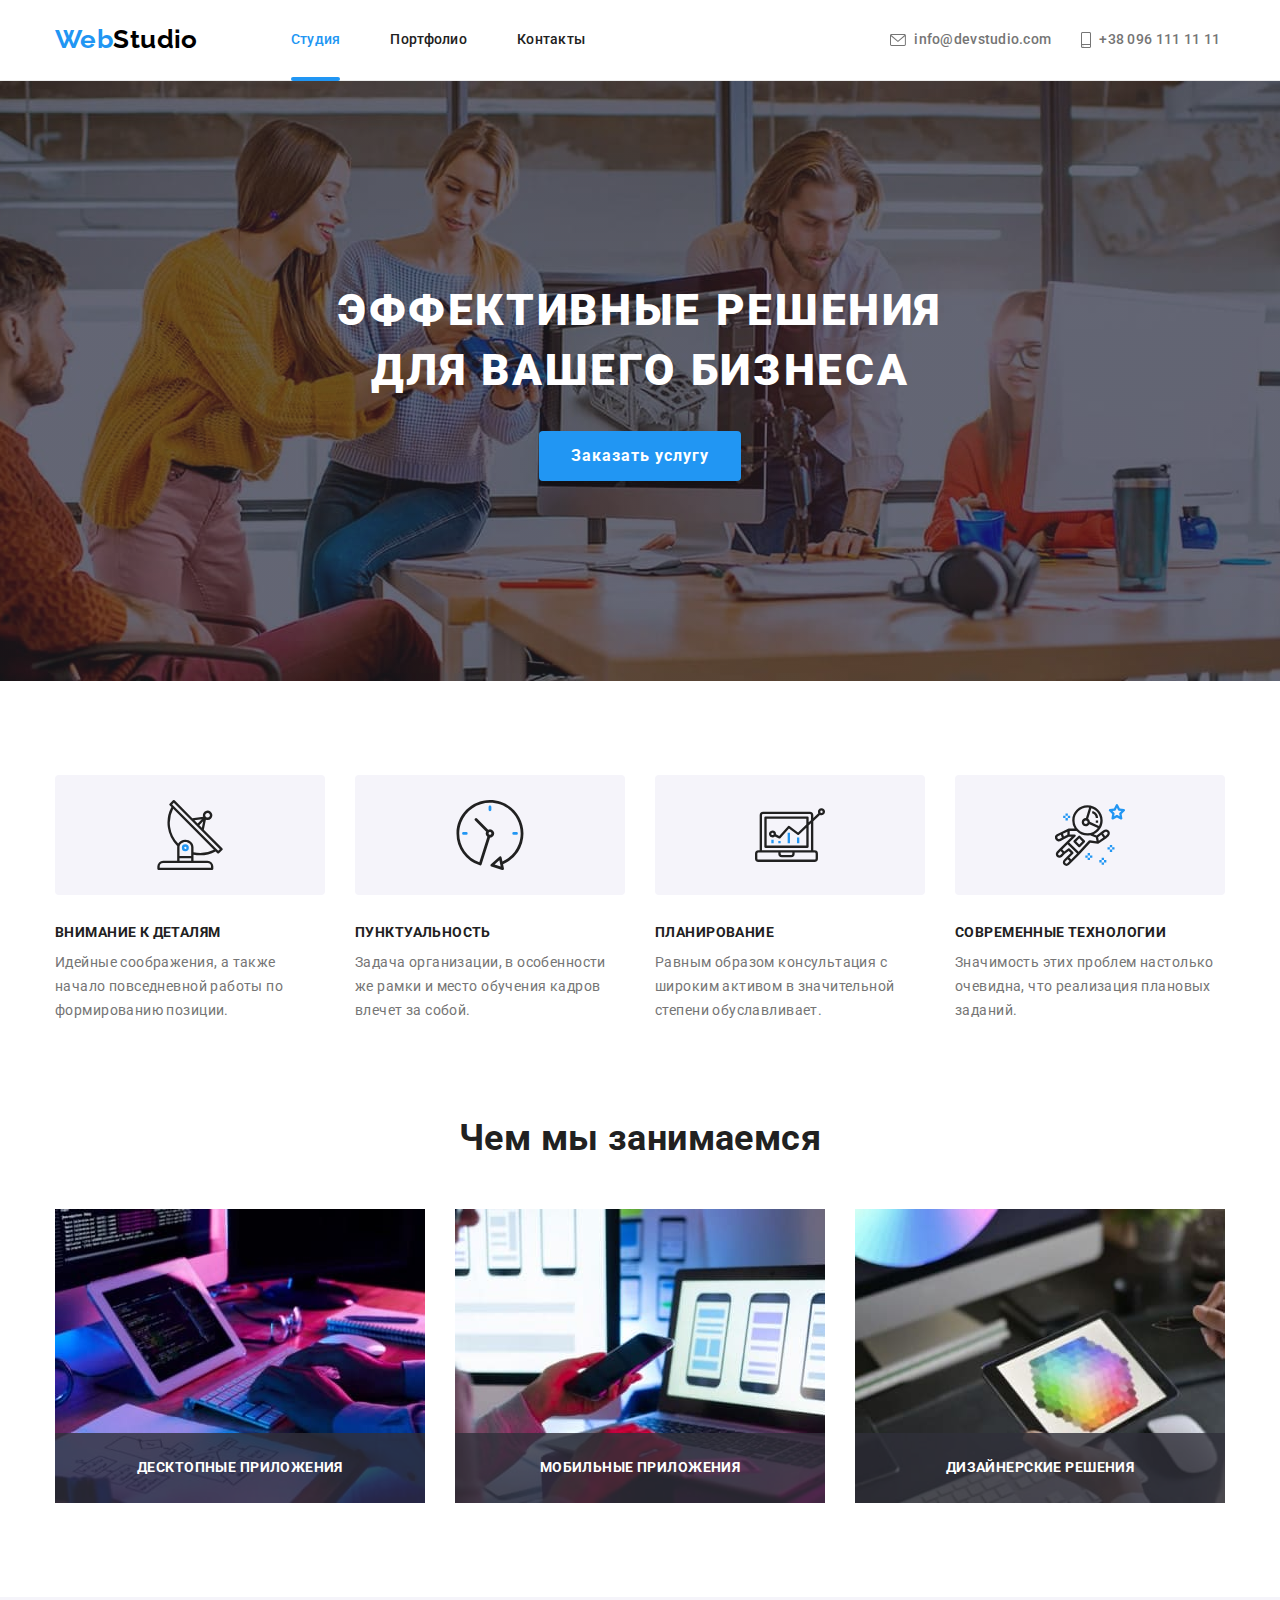
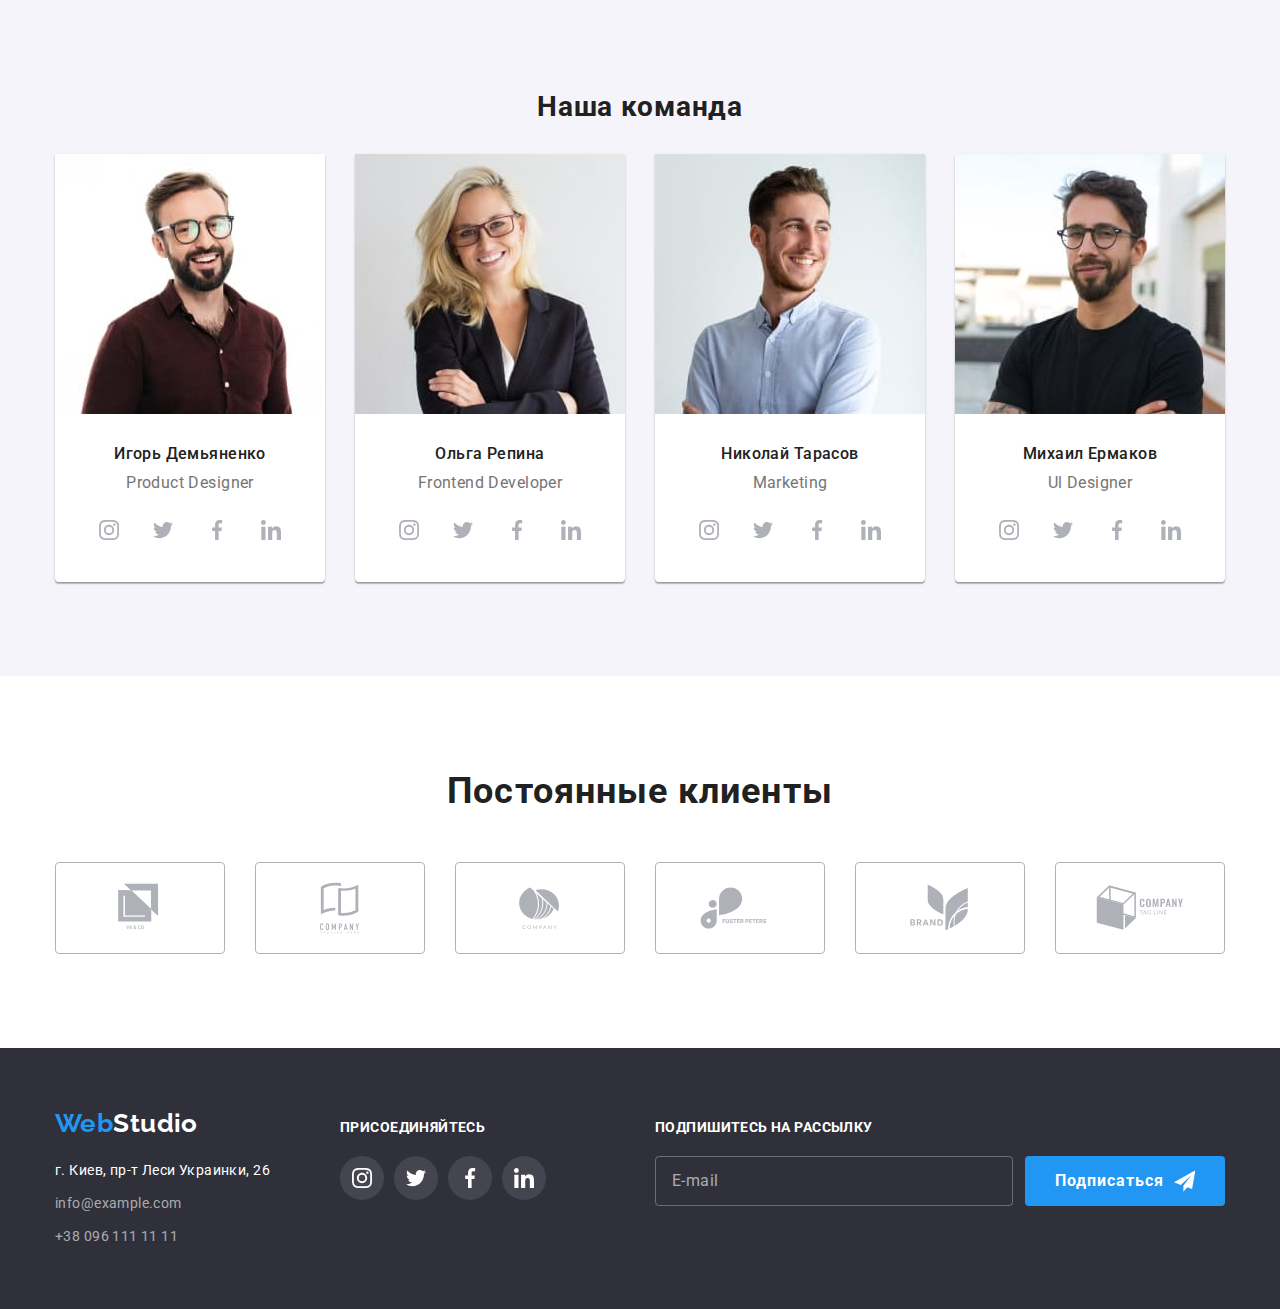
<file: index.html>
<!DOCTYPE html>
<html lang="ru">
  <head>
    <meta charset="UTF-8" />
    <meta http-equiv="X-UA-Compatible" content="IE=edge" />
    <meta name="viewport" content="width=device-width, initial-scale=1.0" />
    <title>Эффективные решения для вашего бизнеса</title>
    <link
      rel="stylesheet"
      href="https://cdnjs.cloudflare.com/ajax/libs/modern-normalize/1.1.0/modern-normalize.min.css"
    />
    <link
      href="https://fonts.googleapis.com/css2?family=Raleway:wght@700&family=Roboto:wght@400;500;700;900&display=swap"
      rel="stylesheet"
    />
    <link rel="stylesheet" href="./css/main.min.css" />
  </head>

  <body>
    <header class="header">
      <div class="container section-header">
        <a href="./index.html" class="nav-logo"
          ><span class="nav-logo__web">Web</span>Studio</a
        >

        <div class="tablet-desktop-nav">
          <nav class="nav">
            <ul class="ul nav-td-list">
              <li class="nav-td-list__item">
                <a href="./index.html" class="nav-td-list__link current"
                  >Студия</a
                >
              </li>
              <li class="nav-td-list__item">
                <a href="./portfolio.html" class="nav-td-list__link"
                  >Портфолио</a
                >
              </li>
              <li class="nav-td-list__item">
                <a href="#" class="nav-td-list__link">Контакты</a>
              </li>
            </ul>
          </nav>
          <ul class="ul td-contact-list">
            <li class="td-contact-list__item">
              <a href="info@devstudio.com" class="ml td-contact-list__link"
                ><svg class="contact-list__icon" width="16" height="12">
                  <use href="./images/icons.svg#icon-envelope"></use>
                </svg>
                info@devstudio.com
              </a>
            </li>
            <li class="td-contact-list__item">
              <a href="tel:+380961111111" class="tl td-contact-list__link"
                ><svg class="contact-list__icon" width="10" height="16">
                  <use href="./images/icons.svg#icon-smartphone"></use>
                </svg>
                +38 096 111 11 11</a
              >
            </li>
          </ul>
        </div>

        <button type="button" class="menu-button js-open-menu">
          <svg
            class="mobile-menu-icon"
            width="40"
            height="40"
            aria-label="Переключатель мобильного меню"
          >
            <use
              class="icon-open"
              href="./images/icons.svg#icon-menu_mobile"
            ></use>
          </svg>
        </button>

        <div class="mobile-menu js-menu-container">
          <button
            type="button"
            class="menu-button menu-close-button js-close-menu"
          >
            <svg
              class="mobile-menu-icon"
              width="40"
              height="40"
              aria-label="Переключатель мобильного меню"
            >
              <use
                class="icon-close"
                href="./images/icons.svg#icon-close_mobile"
              ></use>
            </svg>
          </button>

          <nav class="nav">
            <ul class="ul nav-list">
              <li class="nav-list__item">
                <a href="Студия" class="nav-list__link current">Студия</a>
              </li>
              <li class="nav-list__item">
                <a href="./portfolio.html" class="nav-list__link">Портфолио</a>
              </li>
              <li class="nav-list__item">
                <a href="Контакты" class="nav-list__link">Контакты</a>
              </li>
            </ul>
          </nav>
          <ul class="ul contact-list">
            <li class="contact-list__item hide">
              <a href="tel:+380961111111" class="contact-mobile__link"
                >+38 096 111 11 11</a
              >
            </li>
            <li class="contact-list__item">
              <a href="info@devstudio.com" class="contact-list__link"
                ><svg class="contact-list__icon" width="16" height="12">
                  <use href="./images/icons.svg#icon-envelope"></use>
                </svg>
                <p class="post">info@devstudio.com</p>
              </a>
            </li>
            <li class="contact-list__item mobile-hide">
              <a href="tel:+380961111111" class="contact-list__link"
                ><svg class="contact-list__icon" width="10" height="16">
                  <use href="./images/icons.svg#icon-smartphone"></use>
                </svg>
                <p class="tel">+38 096 111 11 11</p>
              </a>
            </li>
          </ul>
          <ul class="ul mobile-social">
            <li class="mobile-social__item">
              <a class="mobile-social__link" href="">Instagram</a>
            </li>
            <li class="mobile-social__item">
              <a class="mobile-social__link" href="">Twitter</a>
            </li>
            <li class="mobile-social__item">
              <a class="mobile-social__link" href="">Facebook</a>
            </li>
            <li class="mobile-social__item">
              <a class="mobile-social__link" href="">LinkedIn</a>
            </li>
          </ul>
        </div>
      </div>
    </header>

    <main>
      <section class="hero">
        <div class="container">
          <h1 class="hero__text">Эффективные решения для вашего бизнеса</h1>
          <button type="button" class="hero__button" data-modal-open>
            Заказать услугу
          </button>
        </div>
      </section>

      <section class="exelents section">
        <div class="container">
          <h2 class="secret-name">Преимущества этой компании</h2>
          <ul class="ul exelents-list">
            <li class="exelents-list-item">
              <div class="exelents-list-icons">
                <svg class="exelents-list-icons__item" width="70" height="70">
                  <use href="./images/icons.svg#icon-antenna"></use>
                </svg>
              </div>
              <h3 class="exelents-list-item__title">Внимание к деталям</h3>
              <p class="exelents-list-item__text">
                Идейные соображения, а также начало повседневной работы по
                формированию позиции.
              </p>
            </li>

            <li class="exelents-list-item">
              <div class="exelents-list-icons">
                <svg class="exelents-list-icons__item" width="70" height="70">
                  <use href="./images/icons.svg#icon-clock"></use>
                </svg>
              </div>
              <h3 class="exelents-list-item__title">Пунктуальность</h3>
              <p class="exelents-list-item__text">
                Задача организации, в особенности же рамки и место обучения
                кадров влечет за собой.
              </p>
            </li>

            <li class="exelents-list-item">
              <div class="exelents-list-icons">
                <svg class="exelents-list-icons__item" width="70" height="70">
                  <use href="./images/icons.svg#icon-diagram"></use>
                </svg>
              </div>
              <h3 class="exelents-list-item__title">Планирование</h3>
              <p class="exelents-list-item__text">
                Равным образом консультация с широким активом в значительной
                степени обуславливает.
              </p>
            </li>

            <li class="exelents-list-item">
              <div class="exelents-list-icons">
                <svg class="exelents-list-icons__item" width="70" height="70">
                  <use href="./images/icons.svg#icon-astronaut"></use>
                </svg>
              </div>
              <h3 class="exelents-list-item__title">Современные технологии</h3>
              <p class="exelents-list-item__text">
                Значимость этих проблем настолько очевидна, что реализация
                плановых заданий.
              </p>
            </li>
          </ul>
        </div>
      </section>
      <section class="what-we-do section">
        <div class="container">
          <h2 class="what-we-do__title">Чем мы занимаемся</h2>
          <ul class="ul what-we-do-list">
            <li class="what-we-do-list__item">
              <img
                srcset="./images/dwwd1x-min.jpg 1x, ./images/dwwd2x-min.jpg 2x"
                src="./images/dwwd2x-min.jpg"
                alt="печатает человек"
                width="370"
                height="294"
              />
              <div class="what-we-do-list__overlay">
                <p class="what-we-do-list__text">Десктопные приложения</p>
              </div>
            </li>

            <li class="what-we-do-list__item">
              <img
                srcset="
                  ./images/dwwd21x-min.jpg 1x,
                  ./images/dwwd22x-min.jpg 2x
                "
                src="./images/dwwd22x-min.jpg"
                alt="Просмотр на мониторе"
                width="370"
                height="294"
              />
              <div class="what-we-do-list__overlay">
                <p class="what-we-do-list__text">Мобильные приложения</p>
              </div>
            </li>

            <li class="what-we-do-list__item">
              <img
                srcset="
                  ./images/dwwd31x-min.jpg 1x,
                  ./images/dwwd32x-min.jpg 2x
                "
                src="./images/dwwd32x-min.jpg"
                alt="Цветовое отображение"
                width="370"
                height="294"
              />
              <div class="what-we-do-list__overlay">
                <p class="what-we-do-list__text">Дизайнерские решения</p>
              </div>
            </li>
          </ul>
        </div>
      </section>
      <section class="our-team section">
        <div class="container">
          <h2 class="our-team-title">Наша команда</h2>
          <ul class="ul our-team-list">
            <li class="our-team-list-item">
              <picture class="our-team-list-item__img">
                <source
                  srcset="
                    ./images/dteam1x-min.jpg 1x,
                    ./images/dteam2x-min.jpg 2x
                  "
                  media="(min-width: 1200px)"
                />
                <source
                  srcset="
                    ./images/tteam_11x-min.jpg 1x,
                    ./images/tteam_12x-min.jpg 2x
                  "
                  media="(min-width: 768px)"
                />
                <source
                  srcset="
                    ./images/mteam_first1x-min.jpg 1x,
                    ./images/mteam_first2x-min.jpg 2x
                  "
                  media="(max-width: 767px)"
                />
                <img
                  src="./images/dteam1x-min.jpg 1x, ./images/dteam2x-min.jpg 2x"
                  alt="Игорь"
                />
              </picture>
              <div class="team-member">
                <h3 class="our-team-list-item__name">Игорь Демьяненко</h3>
                <p class="our-team-list-item__position">Product Designer</p>

                <ul class="our-team-social ul">
                  <li class="our-team-social-item">
                    <a href="" class="our-team-social-item__link">
                      <svg
                        class="our-team-social-item__icons"
                        width="20"
                        height="20"
                      >
                        <use href="./images/icons.svg#icon-instagram"></use>
                      </svg>
                    </a>
                  </li>
                  <li class="our-team-social-item">
                    <a href="" class="our-team-social-item__link">
                      <svg
                        class="our-team-social-item__icons"
                        width="20"
                        height="20"
                      >
                        <use href="./images/icons.svg#icon-twitter"></use>
                      </svg>
                    </a>
                  </li>
                  <li class="our-team-social-item">
                    <a href="" class="our-team-social-item__link">
                      <svg
                        class="our-team-social-item__icons"
                        width="20"
                        height="20"
                      >
                        <use href="./images/icons.svg#icon-facebook"></use>
                      </svg>
                    </a>
                  </li>
                  <li class="our-team-social-item">
                    <a href="" class="our-team-social-item__link">
                      <svg
                        class="our-team-social-item__icons"
                        width="20"
                        height="20"
                      >
                        <use href="./images/icons.svg#icon-linkedin"></use>
                      </svg>
                    </a>
                  </li>
                </ul>
              </div>
            </li>

            <li class="our-team-list-item">
              <picture class="our-team-list-item__img">
                <source
                  srcset="
                    ./images/dteam21x-min.jpg 1x,
                    ./images/dteam22x-min.jpg 2x
                  "
                  media="(min-width: 1200px)"
                />
                <source
                  srcset="
                    ./images/tteam_21x-min.jpg 1x,
                    ./images/tteam_22x-min.jpg 2x
                  "
                  media="(min-width: 768px)"
                />
                <source
                  srcset="
                    ./images/mteam_sec1x-min.jpg 1x,
                    ./images/mteam_sec2x-min.jpg 2x
                  "
                  media="(max-width: 767px)"
                />
                <img
                  src="./images/dteam21x-min.jpg 1x,./images/dteam22x-min.jpg 2x"
                  alt="Ольга"
                />
              </picture>
              <div class="team-member">
                <h3 class="our-team-list-item__name">Ольга Репина</h3>
                <p class="our-team-list-item__position">Frontend Developer</p>
                <ul class="our-team-social ul">
                  <li class="our-team-social-item">
                    <a href="" class="our-team-social-item__link">
                      <svg
                        class="our-team-social-item__icons"
                        width="20"
                        height="20"
                      >
                        <use href="./images/icons.svg#icon-instagram"></use>
                      </svg>
                    </a>
                  </li>
                  <li class="our-team-social-item">
                    <a href="" class="our-team-social-item__link">
                      <svg
                        class="our-team-social-item__icons"
                        width="20"
                        height="20"
                      >
                        <use href="./images/icons.svg#icon-twitter"></use>
                      </svg>
                    </a>
                  </li>
                  <li class="our-team-social-item">
                    <a href="" class="our-team-social-item__link">
                      <svg
                        class="our-team-social-item__icons"
                        width="20"
                        height="20"
                      >
                        <use href="./images/icons.svg#icon-facebook"></use>
                      </svg>
                    </a>
                  </li>
                  <li class="our-team-social-item">
                    <a href="" class="our-team-social-item__link">
                      <svg
                        class="our-team-social-item__icons"
                        width="20"
                        height="20"
                      >
                        <use href="./images/icons.svg#icon-linkedin"></use>
                      </svg>
                    </a>
                  </li>
                </ul>
              </div>
            </li>
            <li class="our-team-list-item">
              <picture class="our-team-list-item__img">
                <source
                  srcset="
                    ./images/dteam31x-min.jpg 1x,
                    ./images/dteam32x-min.jpg 2x
                  "
                  media="(min-width: 1200px)"
                />
                <source
                  srcset="
                    ./images/tteam_31x-min.jpg 1x,
                    ./images/tteam_32x-min.jpg 2x
                  "
                  media="(min-width: 768px)"
                />
                <source
                  srcset="
                    ./images/mteam_tres1x-min.jpg 1x,
                    ./images/mteam_tres2x-min.jpg 2x
                  "
                  media="(max-width: 767px)"
                />
                <img
                  src="./images/dteam31x-min.jpg 1x,./images/dteam32x-min.jpg 2x"
                  alt="Николай"
                />
              </picture>
              <div class="team-member">
                <h3 class="our-team-list-item__name">Николай Тарасов</h3>
                <p class="our-team-list-item__position">Marketing</p>
                <ul class="our-team-social ul">
                  <li class="our-team-social-item">
                    <a href="" class="our-team-social-item__link">
                      <svg
                        class="our-team-social-item__icons"
                        width="20"
                        height="20"
                      >
                        <use href="./images/icons.svg#icon-instagram"></use>
                      </svg>
                    </a>
                  </li>
                  <li class="our-team-social-item">
                    <a href="" class="our-team-social-item__link">
                      <svg
                        class="our-team-social-item__icons"
                        width="20"
                        height="20"
                      >
                        <use href="./images/icons.svg#icon-twitter"></use>
                      </svg>
                    </a>
                  </li>
                  <li class="our-team-social-item">
                    <a href="" class="our-team-social-item__link">
                      <svg
                        class="our-team-social-item__icons"
                        width="20"
                        height="20"
                      >
                        <use href="./images/icons.svg#icon-facebook"></use>
                      </svg>
                    </a>
                  </li>
                  <li class="our-team-social-item">
                    <a href="" class="our-team-social-item__link">
                      <svg
                        class="our-team-social-item__icons"
                        width="20"
                        height="20"
                      >
                        <use href="./images/icons.svg#icon-linkedin"></use>
                      </svg>
                    </a>
                  </li>
                </ul>
              </div>
            </li>

            <li class="our-team-list-item">
              <picture class="our-team-list-item__img">
                <source
                  srcset="
                    ./images/dteam41x-min.jpg 1x,
                    ./images/dteam42x-min.jpg 2x
                  "
                  media="(min-width: 1200px)"
                />
                <source
                  srcset="
                    ./images/tteam_41x-min.jpg 1x,
                    ./images/tteam_42x-min.jpg 2x
                  "
                  media="(min-width: 768px)"
                />
                <source
                  srcset="
                    ./images/mteam_quad1x-min.jpg 1x,
                    ./images/mteam_quad2x-min.jpg 2x
                  "
                  media="(max-width: 767px)"
                />
                <img
                  src="./images/dteam41x-min.jpg 1x,./images/dteam42x-min.jpg 2x"
                  alt="Михаил"
                />
              </picture>
              <div class="team-member">
                <h3 class="our-team-list-item__name">Михаил Ермаков</h3>
                <p class="our-team-list-item__position">Ul Designer</p>
                <ul class="our-team-social ul">
                  <li class="our-team-social-item">
                    <a href="" class="our-team-social-item__link">
                      <svg
                        class="our-team-social-item__icons"
                        width="20"
                        height="20"
                      >
                        <use href="./images/icons.svg#icon-instagram"></use>
                      </svg>
                    </a>
                  </li>
                  <li class="our-team-social-item">
                    <a href="" class="our-team-social-item__link">
                      <svg
                        class="our-team-social-item__icons"
                        width="20"
                        height="20"
                      >
                        <use href="./images/icons.svg#icon-twitter"></use>
                      </svg>
                    </a>
                  </li>
                  <li class="our-team-social-item">
                    <a href="" class="our-team-social-item__link">
                      <svg
                        class="our-team-social-item__icons"
                        width="20"
                        height="20"
                      >
                        <use href="./images/icons.svg#icon-facebook"></use>
                      </svg>
                    </a>
                  </li>
                  <li class="our-team-social-item">
                    <a href="" class="our-team-social-item__link">
                      <svg
                        class="our-team-social-item__icons"
                        width="20"
                        height="20"
                      >
                        <use href="./images/icons.svg#icon-linkedin"></use>
                      </svg>
                    </a>
                  </li>
                </ul>
              </div>
            </li>
          </ul>
        </div>
      </section>
      <section class="section clients">
        <div class="clients-box container">
          <h2 class="clients-title">Постоянные клиенты</h2>
          <ul class="clients-list ul">
            <li class="clients-item">
              <a href="" class="clients-link">
                <svg class="clients-icons" width="106" height="60">
                  <use href="./images/icons.svg#icon-Logo"></use>
                </svg>
              </a>
            </li>
            <li class="clients-item">
              <a href="" class="clients-link">
                <svg class="clients-icons" width="106" height="60">
                  <use href="./images/icons.svg#icon-Logo1"></use>
                </svg>
              </a>
            </li>
            <li class="clients-item">
              <a href="" class="clients-link">
                <svg class="clients-icons" width="106" height="60">
                  <use href="./images/icons.svg#icon-Logo2"></use>
                </svg>
              </a>
            </li>
            <li class="clients-item">
              <a href="" class="clients-link">
                <svg class="clients-icons" width="106" height="60">
                  <use href="./images/icons.svg#icon-Logo3"></use>
                </svg>
              </a>
            </li>
            <li class="clients-item">
              <a href="" class="clients-link">
                <svg class="clients-icons" width="106" height="60">
                  <use href="./images/icons.svg#icon-Logo4"></use>
                </svg>
              </a>
            </li>
            <li class="clients-item">
              <a href="" class="clients-link">
                <svg class="clients-icons" width="106" height="60">
                  <use href="./images/icons.svg#icon-Logo5"></use>
                </svg>
              </a>
            </li>
          </ul>
        </div>
      </section>
    </main>

    <footer>
      <div class="footer">
        <div class="container footer-section">
          <div class="footer-tablet">
            <address class="address">
              <a href="./index.html" class="footer-logo small-hide"
                ><span class="footer-logo-web">Web</span>Studio</a
              >
              <ul class="ul footer-list">
                <li class="footer-list-item desk-hide">
                  <a href="./index.html" class="footer-logo"
                    ><span class="footer-logo-web">Web</span>Studio</a
                  >
                </li>
                <li class="footer-list-item">
                  <a href="" class="address-geography link"
                    >г. Киев, пр-т Леси Украинки, 26</a
                  >
                </li>
                <li class="footer-list-item">
                  <a href="mailto:info@example.com" class="footer-contact link"
                    >info@example.com</a
                  >
                </li>
                <li class="footer-list-item">
                  <a href="tel:+380961111111" class="footer-contact link"
                    >+38 096 111 11 11</a
                  >
                </li>
              </ul>
            </address>

            <div class="footer-social">
              <p class="footer-social-title">присоединяйтесь</p>
              <ul class="ul footer-social-list">
                <li class="footer-social-item">
                  <a href="" class="footer-social-link">
                    <svg class="footer-social-icons" width="20" height="20">
                      <use href="./images/icons.svg#icon-instagram"></use>
                    </svg>
                  </a>
                </li>
                <li class="footer-social-item">
                  <a href="" class="footer-social-link">
                    <svg class="footer-social-icons" width="20" height="20">
                      <use href="./images/icons.svg#icon-twitter"></use>
                    </svg>
                  </a>
                </li>
                <li class="footer-social-item">
                  <a href="" class="footer-social-link">
                    <svg class="footer-social-icons" width="20" height="20">
                      <use href="./images/icons.svg#icon-facebook"></use>
                    </svg>
                  </a>
                </li>
                <li class="footer-social-item">
                  <a href="" class="footer-social-link">
                    <svg class="footer-social-icons" width="20" height="20">
                      <use href="./images/icons.svg#icon-linkedin"></use>
                    </svg>
                  </a>
                </li>
              </ul>
            </div>
          </div>
          <div class="tablet-form-container">
            <form name="footer-form" autocomplete="on" class="footer-subscribe">
              <div class="footer-form-container desk-hide">
                <label class="mobile-label">
                  <span class="footer-form-title">Подпишитесь на рассылку</span>
                  <input
                    class="footer-input"
                    type="email"
                    name="email"
                    placeholder="E-mail"
                  />
                </label>

                <button type="submit" class="footer-form-button">
                  Подписаться
                  <svg class="footer-form-icon" width="24" height="24">
                    <use href="./images/icons.svg#icon-email"></use>
                  </svg>
                </button>
              </div>

              <div class="desktop-footer-form small-hide">
                <p class="desktop-footer-form-title">Подпишитесь на рассылку</p>
                <label class="desktop-footer-form-container">
                  <input
                    class="desktop-footer-input"
                    type="email"
                    name="email"
                    id="email"
                    placeholder="E-mail"
                  />

                  <button type="submit" class="desktop-footer-form-button">
                    Подписаться
                    <svg class="footer-form-icon" width="24" height="24">
                      <use href="./images/icons.svg#icon-email"></use>
                    </svg>
                  </button>
                </label>
              </div>
            </form>
          </div>
        </div>
      </div>
    </footer>

    <div class="backdrop is-hidden" data-modal>
      <div class="modal">
        <p class="modal-title">Оставьте свои данные, мы вам перезвоним</p>
        <form class="modal-form">
          <label class="modal-field name">
            <span class="modal-field-label">Имя</span>
            <input type="text" name="name" />

            <svg class="modal-name icon" width="12" height="12">
              <use href="./images/icons.svg#icon-name"></use>
            </svg>
          </label>
          <label class="modal-field phone">
            <span class="modal-field-label">Телефон</span>
            <input type="tel" name="phone-number" />

            <svg class="modal-phone icon" width="13" height="13">
              <use href="./images/icons.svg#icon-phone-modal"></use>
            </svg>
          </label>
          <label class="modal-field email">
            <span class="modal-field-label">Почта</span>
            <input type="email" name="email" />

            <svg class="modal-email icon" width="15" height="12">
              <use href="./images/icons.svg#icon-email-modal"></use>
            </svg>
          </label>

          <label class="modal-field modal-coment">
            <span class="modal-field-label">Комментарий</span>
            <textarea name="comentary" placeholder="Введите текст"></textarea>
          </label>
          <label class="form-agreement">
            <input
              class="form-agreement-checkbox"
              type="checkbox"
              name="agreement"
              value="agreement"
            />
            <span class="icon-disagree"></span>
            <span class="form-agreement-label"
              >Соглашаюсь с рассылкой и принимаю
              <a href="" class="conditions">Условия договора</a></span
            >
          </label>
          <button type="submit" class="modal-form-button">Отправить</button>
        </form>
        <button class="button-modal" data-modal-close>
          <svg class="button-modal-icon" width="18" height="18">
            <use href="./images/icons.svg#icon-close"></use>
          </svg>
        </button>
      </div>
    </div>
    <script src="./js/modal.js"></script>
    <script src="./js/mobile-menu.js"></script>
  </body>
</html>
</file>
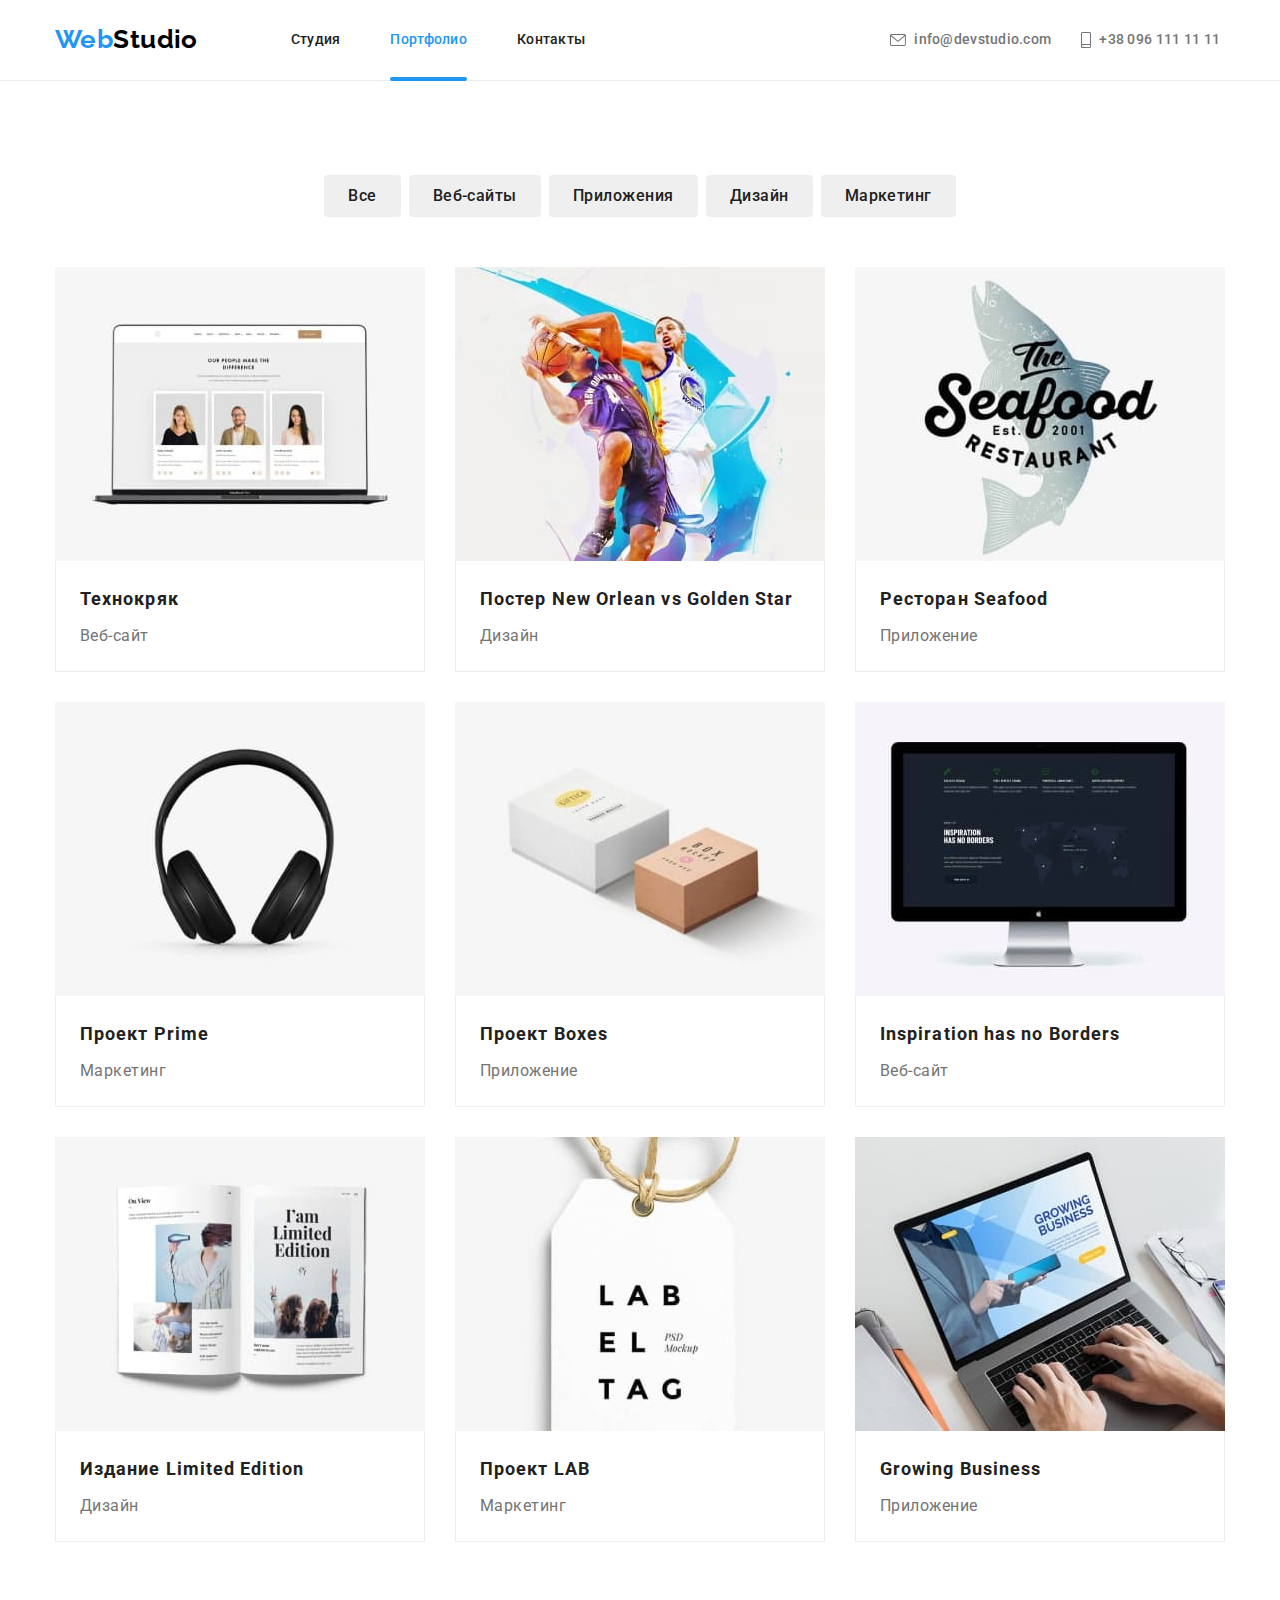
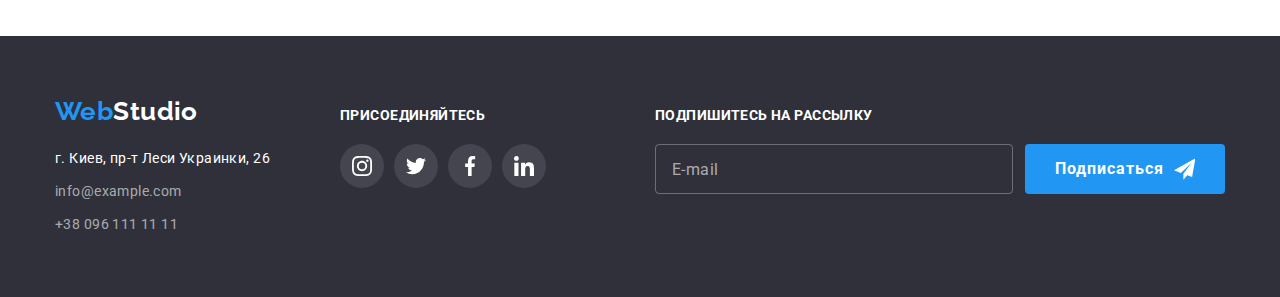
<file: portfolio.html>
<!DOCTYPE html>
<html lang="ru">

<head>
    <meta charset="UTF-8">
    <meta http-equiv="X-UA-Compatible" content="IE=edge">
    <meta name="viewport" content="width=device-width, initial-scale=1.0">
    <title>Портфолио</title>
    <link rel="stylesheet" href="https://cdnjs.cloudflare.com/ajax/libs/modern-normalize/1.1.0/modern-normalize.min.css">
    <link
        href="https://fonts.googleapis.com/css2?family=Raleway:wght@700&family=Roboto:wght@400;500;700;900&display=swap"
        rel="stylesheet">
    <link rel="stylesheet" href="./css/main.min.css">
</head>

<body> 
<header class="header">
    <div class="container section-header">
        <a href="./portfolio.html" class="nav-logo"><span class="nav-logo__web">Web</span>Studio</a>

        <div class="tablet-desktop-nav">
            <nav class="nav">
                <ul class="ul nav-td-list">
                    <li class="nav-td-list__item"><a href="./index.html" class="nav-td-list__link">Студия</a></li>
                    <li class="nav-td-list__item"><a href="./portfolio.html" class="nav-td-list__link current">Портфолио</a></li>
                    <li class="nav-td-list__item"><a href="#" class="nav-td-list__link">Контакты</a></li>
                </ul>
            </nav>
            <ul class="ul td-contact-list">
                <li class="td-contact-list__item"><a href="info@devstudio.com" class="td-contact-list__link"><svg
                            class="contact-list__icon" width="16" height="12">
                            <use href="./images/icons.svg#icon-envelope"></use>
                        </svg>info@devstudio.com</a></li>
                <li class="td-contact-list__item"><a href="tel:+380961111111" class="td-contact-list__link"><svg
                            class="contact-list__icon" width="10" height="16">
                            <use href="./images/icons.svg#icon-smartphone"></use>
                        </svg>+38 096 111 11 11</a></li>
            </ul>
        </div>

        <button type="button" class="menu-button js-open-menu">
            <svg class="mobile-menu-icon" width="40" height="40" aria-label="Переключатель мобильного меню">
                <use class="icon-open" href="./images/icons.svg#icon-menu_mobile"></use>
            </svg>
        </button>

        <div class="mobile-menu js-menu-container">
            <button type="button" class="menu-button menu-close-button js-close-menu">
                <svg class="mobile-menu-icon " width="40" height="40" aria-label="Переключатель мобильного меню">
                    <use class="icon-close" href="./images/icons.svg#icon-close_mobile"></use>
                </svg>
            </button>

            <nav class="nav">
                <ul class="ul nav-list">
                    <li class="nav-list__item"><a href="./index.html" class="nav-list__link">Студия</a></li>
                    <li class="nav-list__item"><a href="Портфолио" class="nav-list__link current">Портфолио</a></li>
                    <li class="nav-list__item"><a href="Контакты" class="nav-list__link">Контакты</a></li>
                </ul>
            </nav>
            <ul class="ul contact-list">
                <li class="contact-list__item hide"><a href="tel:+380961111111" class="contact-mobile__link">+38 096 111
                        11 11</a></li>
                <li class="contact-list__item"><a href="info@devstudio.com" class="contact-list__link"><svg
                            class="contact-list__icon" width="16" height="12">
                            <use href="./images/icons.svg#icon-envelope"></use>
                        </svg>info@devstudio.com</a></li>
                <li class="contact-list__item mobile-hide"><a href="tel:+380961111111" class="contact-list__link"><svg
                            class="contact-list__icon" width="10" height="16">
                            <use href="./images/icons.svg#icon-smartphone"></use>
                        </svg>+38 096 111 11 11</a></li>
            </ul>
            <ul class="ul mobile-social">
                <li class="mobile-social__item"><a class="mobile-social__link" href="">Instagram</a></li>
                <li class="mobile-social__item"><a class="mobile-social__link" href="">Twitter</a></li>
                <li class="mobile-social__item"><a class="mobile-social__link" href="">Facebook</a></li>
                <li class="mobile-social__item"><a class="mobile-social__link" href="">LinkedIn</a></li>
            </ul>
        </div>

    </div>
</header>

    <main>
        <section class="section">
            
            <div class="container">
            <h1 class="secret-name">Портфолио</h1>
            
        <ul class="ul button">
            <li class="portfolio-button-item"><button type="button" class="portfolio-button link">Все</button></li>
            <li class="portfolio-button-item"><button type="button" class="portfolio-button link">Веб-сайты</button></li>
            <li class="portfolio-button-item"><button type="button" class="portfolio-button link">Приложения</button></li>
            <li class="portfolio-button-item"><button type="button" class="portfolio-button link">Дизайн</button></li>
            <li class="portfolio-button-item"><button type="button" class="portfolio-button link">Маркетинг</button></li>
        </ul>

        <ul class="ul portfolio-progect-list">
            
            <li class="portfolio-progect-item">
                <a href="" class="project-cards">
                    <div class="project-cards-image">
                        <picture>
                            <source srcset="
                            ./images/dpor1x.jpg 1x,
                            ./images/dpor2x.jpg 2x" 
                            media="(min-width: 1200px)" />
                            <source srcset="
                            ./images/tpor_11x.jpg 1x,
                            ./images/tpor_12x.jpg 2x" 
                            media="(min-width: 768px)" />
                            <source srcset="
                            ./images/img-min.jpg 1x,
                            ./images/img@2x-min.jpg 2x"
                            media="(max-width: 767px)" />
                            <img src="./images/dpor2x.jpg"
                            alt="Веб-сайты" />
                        </picture>
                        <div class="project-cards-active">
                        <p class="project-cards-active-text">
                      Lorem ipsum dolor sit amet, consectetur adipiscing elit.
                      Proin euismod eros mauris, a fermentum enim dictum eu.
                      Vivamus ac leo sit amet dui fermentum pharetra sit amet
                      vel leo. Sed vitae nisl ipsum. Etiam varius est felis.
                    </p>
                    </div>
                    </div>
                    <div class="card-text">
                <h2 class="project-title">Технокряк</h2>
                <p class="project-type">Веб-сайт</p>
                    </div>
            </a>
            </li>
                <li class="portfolio-progect-item">
                <a href="" class="project-cards">
                    <div class="project-cards-image">
                        <picture>
                            <source srcset="
                            ./images/dpor21x.jpg 1x,
                            ./images/dpor22x.jpg 2x" 
                            media="(min-width: 1200px)" />
                            <source srcset="
                             ./images/tpor_21x.jpg 1x,
                            ./images/tpor_22x.jpg 2x" 
                            media="(min-width: 768px)" />
                            <source srcset="
                            ./images/por21.jpg 1x,
                            ./images/por22.jpg 2x" 
                            media="(max-width: 767px)" />                           
                            
                            <img src="./images/dpor22x.jpg 2x"   alt="Дизайн" />
                        </picture>
                     <div class="project-cards-active">
                        <p class="project-cards-active-text">
                      Lorem ipsum dolor sit amet, consectetur adipiscing elit.
                      Proin euismod eros mauris, a fermentum enim dictum eu.
                      Vivamus ac leo sit amet dui fermentum pharetra sit amet
                      vel leo. Sed vitae nisl ipsum. Etiam varius est felis.
                    </p>
                    </div>
                    </div>
                    <div class="card-text">
                <h2 class="project-title">Постер New Orlean vs Golden Star</h2>
                <p class="project-type">Дизайн</p>
                    </div>
            </a>
            </li>

            <li class="portfolio-progect-item">
                <a href="" class="project-cards">
                    <div class="project-cards-image">
                        <picture>
                            <source srcset="
                            ./images/dpor31x.jpg 1x,
                            ./images/dpor32x.jpg 2x" 
                            media="(min-width: 1200px)" />
                            <source srcset="
                             ./images/tpor_31x.jpg 1x,
                            ./images/tpor_32x.jpg 2x" 
                            media="(min-width: 768px)" />
                            <source srcset="
                            ./images/mpor31x.jpg 1x,
                            ./images/mpor32x.jpg 2x" 
                            media="(max-width: 767px)" />                           
                            
                            <img src="
                            ./images/dpor31x.jpg 1x,
                            ./images/dpor32x.jpg 2x"   alt="Приложения" />
                        </picture>
                        <div class="project-cards-active">
                        <p class="project-cards-active-text">
                      Lorem ipsum dolor sit amet, consectetur adipiscing elit.
                      Proin euismod eros mauris, a fermentum enim dictum eu.
                      Vivamus ac leo sit amet dui fermentum pharetra sit amet
                      vel leo. Sed vitae nisl ipsum. Etiam varius est felis.
                    </p>
                    </div>
                    </div>
                    <div class="card-text">
                <h2 class="project-title">Ресторан Seafood</h2>
                <p class="project-type">Приложение</p>
                    </div>
            </a>
            </li>

            <li class="portfolio-progect-item">
                <a href="" class="project-cards">
                    <div class="project-cards-image">
                        <picture>
                            <source srcset="
                            ./images/dpor41x.jpg 1x,
                            ./images/dpor42x.jpg 2x" 
                            media="(min-width: 1200px)" />
                            <source srcset="
                             ./images/tpor_41x.jpg 1x,
                            ./images/tpor_42x.jpg 2x" 
                            media="(min-width: 768px)" />
                            <source srcset="
                            ./images/por41.jpg 1x,
                            ./images/por42.jpg 2x"  
                            media="(max-width: 767px)" />                           
                            
                            <img src="
                            ./images/dpor41x.jpg 1x,
                            ./images/dpor42x.jpg 2x"   alt="Маркетинг" />
                        </picture>
                     <div class="project-cards-active">
                        <p class="project-cards-active-text">
                      Lorem ipsum dolor sit amet, consectetur adipiscing elit.
                      Proin euismod eros mauris, a fermentum enim dictum eu.
                      Vivamus ac leo sit amet dui fermentum pharetra sit amet
                      vel leo. Sed vitae nisl ipsum. Etiam varius est felis.
                    </p>
                    </div>
                    </div>
                    <div class="card-text">
                <h2 class="project-title">Проект Prime</h2>
                <p class="project-type">Маркетинг</p>
                    </div>
                </a>
            </li>

            <li class="portfolio-progect-item">
                <a href="" class="project-cards">
                    <div class="project-cards-image">
                        <picture>
                            <source srcset="
                            ./images/dpor51x.jpg 1x,
                            ./images/dpor52x.jpg 2x" 
                            media="(min-width: 1200px)" />
                            <source srcset="
                             ./images/tpor_51x.jpg 1x,
                            ./images/tpor_52x.jpg 2x" 
                            media="(min-width: 768px)" />
                            <source srcset="
                            ./images/por51.jpg 1x,
                            ./images/por52.jpg 2x"   
                            media="(max-width: 767px)" />                           
                            
                            <img src="
                            ./images/dpor51x.jpg 1x,
                            ./images/dpor52x.jpg 2x"   alt="Приложения" />
                        </picture>
                     <div class="project-cards-active">
                        <p class="project-cards-active-text">
                      Lorem ipsum dolor sit amet, consectetur adipiscing elit.
                      Proin euismod eros mauris, a fermentum enim dictum eu.
                      Vivamus ac leo sit amet dui fermentum pharetra sit amet
                      vel leo. Sed vitae nisl ipsum. Etiam varius est felis.
                    </p>
                    </div>
                    </div>
                    <div class="card-text">
                <h2 class="project-title">Проект Boxes</h2>
                <p class="project-type">Приложение</p>
                    </div>
                </a>
            </li>

            <li class="portfolio-progect-item">
                <a href="" class="project-cards">
                    <div class="project-cards-image">
                        <picture>
                            <source srcset="
                            ./images/dpor61x.jpg 1x,
                            ./images/dpor62x.jpg 2x" 
                            media="(min-width: 1200px)" />
                            <source srcset="
                             ./images/tpor_61x.jpg 1x,
                            ./images/tpor_62x.jpg 2x" 
                            media="(min-width: 768px)" />
                            <source srcset="
                            ./images/por61.jpg 1x,
                            ./images/por62.jpg 2x"  
                            media="(max-width: 767px)" />                           
                            
                            <img src="
                            ./images/dpor61x.jpg 1x,
                            ./images/dpor62x.jpg 2x"   alt="Веб-сайты" />
                        </picture>
                    <div class="project-cards-active">
                        <p class="project-cards-active-text">
                      Lorem ipsum dolor sit amet, consectetur adipiscing elit.
                      Proin euismod eros mauris, a fermentum enim dictum eu.
                      Vivamus ac leo sit amet dui fermentum pharetra sit amet
                      vel leo. Sed vitae nisl ipsum. Etiam varius est felis.
                    </p>
                    </div>
                    </div>
                    <div class="card-text">
                <h2 class="project-title">Inspiration has no Borders</h2>
                <p class="project-type">Веб-сайт</p>
                    </div>
                </a>
            </li>

            <li class="portfolio-progect-item">
                <a href="" class="project-cards">
                    <div class="project-cards-image">
                        <picture>
                            <source srcset="
                            ./images/dpor71x.jpg 1x,
                            ./images/dpor72x.jpg 2x" 
                            media="(min-width: 1200px)" />
                            <source srcset="
                             ./images/tpor_71x.jpg 1x,
                            ./images/tpor_72x.jpg 2x" 
                            media="(min-width: 768px)" />
                            <source srcset="
                            ./images/por71.jpg 1x,
                            ./images/por72.jpg 2x"   
                            media="(max-width: 767px)" />                           
                            
                            <img src="
                            ./images/dpor71x.jpg 1x,
                            ./images/dpor72x.jpg 2x"   alt="Дизайн" />
                        </picture>
                    <div class="project-cards-active">
                        <p class="project-cards-active-text">
                      Lorem ipsum dolor sit amet, consectetur adipiscing elit.
                      Proin euismod eros mauris, a fermentum enim dictum eu.
                      Vivamus ac leo sit amet dui fermentum pharetra sit amet
                      vel leo. Sed vitae nisl ipsum. Etiam varius est felis.
                    </p>
                    </div>
                    </div>
                    <div class="card-text">
                <h2 class="project-title">Издание Limited Edition</h2>
                <p class="project-type">Дизайн</p>
                    </div>
                </a>
            </li>

            <li class="portfolio-progect-item">
                <a href="" class="project-cards">
                    <div class="project-cards-image">
                        <picture>
                            <source srcset="
                            ./images/dpor81x.jpg 1x,
                            ./images/dpor82x.jpg 2x" 
                            media="(min-width: 1200px)" />
                            <source srcset="
                             ./images/tpor_81x.jpg 1x,
                            ./images/tpor_82x.jpg 2x" 
                            media="(min-width: 768px)" />
                            <source srcset="
                            ./images/por81.jpg 1x,
                            ./images/por82.jpg 2x"   
                            media="(max-width: 767px)" />                           
                            
                            <img src="
                            ./images/dpor81x.jpg 1x,
                            ./images/dpor82x.jpg 2x"   alt="Маркетинг" />
                        </picture>
                    <div class="project-cards-active">
                        <p class="project-cards-active-text">
                      Lorem ipsum dolor sit amet, consectetur adipiscing elit.
                      Proin euismod eros mauris, a fermentum enim dictum eu.
                      Vivamus ac leo sit amet dui fermentum pharetra sit amet
                      vel leo. Sed vitae nisl ipsum. Etiam varius est felis.
                    </p>
                    </div>
                    </div>
                    <div class="card-text">
                <h2 class="project-title">Проект LAB</h2>
                <p class="project-type">Маркетинг</p>
                    </div>
                </a>
            </li>

            <li class="portfolio-progect-item">
                <a href="" class="project-cards">
                    <div class="project-cards-image">
                        <picture>
                            <source srcset="
                            ./images/dpor91x.jpg 1x,
                            ./images/dpor92x.jpg 2x" 
                            media="(min-width: 1200px)" />
                            <source srcset="
                             ./images/tpor_91x.jpg 1x,
                            ./images/tpor_92x.jpg 2x" 
                            media="(min-width: 768px)" />
                            <source srcset="
                            ./images/por91.jpg 1x,
                            ./images/por92.jpg 2x" 
                            media="(max-width: 767px)" />                           
                            
                            <img src="
                            ./images/dpor91x.jpg 1x,
                            ./images/dpor92x.jpg 2x"   alt="Приложения" />
                        </picture>
                    <div class="project-cards-active">
                        <p class="project-cards-active-text">
                      Lorem ipsum dolor sit amet, consectetur adipiscing elit.
                      Proin euismod eros mauris, a fermentum enim dictum eu.
                      Vivamus ac leo sit amet dui fermentum pharetra sit amet
                      vel leo. Sed vitae nisl ipsum. Etiam varius est felis.
                    </p>
                    </div>
                    </div>
                    <div class="card-text">
                <h2 class="project-title">Growing Business</h2>
                <p class="project-type">Приложение</p>
                    </div>
                </a>
            </li>   
        </ul>  
        </div>
        </section>
    </main>

<footer>

    <footer>
     
        <div class="footer">
            <div class="container footer-section">

    <div class="footer-tablet">
        <address class="address">
            <a href="./index.html" class="footer-logo small-hide"><span class="footer-logo-web">Web</span>Studio</a>
            <ul class="ul footer-list">
                <li class="footer-list-item desk-hide"><a href="./index.html" class="footer-logo"><span class="footer-logo-web">Web</span>Studio</a></li>
                <li class="footer-list-item"><a href="" class="address-geography link">г. Киев, пр-т Леси Украинки, 26</a></li>
                <li class="footer-list-item"><a href="mailto:info@example.com" class="footer-contact link">info@example.com</a></li>
                <li class="footer-list-item"><a href="tel:+380961111111" class="footer-contact link">+38 096 111 11 11</a></li>
            </ul>
        </address>

        <div class="footer-social">
            <p class="footer-social-title">присоединяйтесь</p>
        <ul class="ul footer-social-list">
            <li class="footer-social-item"><a href="" class="footer-social-link">
                    <svg class="footer-social-icons" width="20" height="20">
                        <use href="./images/icons.svg#icon-instagram"></use>
                    </svg>
                </a>
            </li>
            <li class="footer-social-item"><a href="" class="footer-social-link">
                    <svg class="footer-social-icons" width="20" height="20">
                        <use href="./images/icons.svg#icon-twitter"></use>
                    </svg>
                </a>
            </li>
            <li class="footer-social-item"><a href="" class="footer-social-link">
                    <svg class="footer-social-icons" width="20" height="20">
                        <use href="./images/icons.svg#icon-facebook"></use>
                    </svg>
                </a>
            </li>
            <li class="footer-social-item"><a href="" class="footer-social-link">
                    <svg class="footer-social-icons" width="20" height="20">
                        <use href="./images/icons.svg#icon-linkedin"></use>
                    </svg>
                </a>
            </li>
        </ul>
        </div>
    </div>
    <div class="tablet-form-container">
        <form name="footer-form" autocomplete="on" class="footer-subscribe">
            
            <div class="footer-form-container desk-hide">
            <label class="mobile-label">
                <span class="footer-form-title">Подпишитесь на рассылку</span>
                <input class="footer-input" type="email"
            name="email"
            placeholder="E-mail" />
            </label>

            <button type="submit" class="footer-form-button">Подписаться
            <svg class="footer-form-icon" width="24" height="24">
                <use href="./images/icons.svg#icon-email"></use>
            </svg>
            </button>
            </div>


            <div class="desktop-footer-form small-hide">
            <p class="desktop-footer-form-title">Подпишитесь на рассылку</p>              
            <label class="desktop-footer-form-container">
            <input class="desktop-footer-input" type="email"
            name="email"
            id="email"
            placeholder="E-mail" />
            
            <button type="submit" class="desktop-footer-form-button">Подписаться
            <svg class="footer-form-icon" width="24" height="24">
                <use href="./images/icons.svg#icon-email"></use>
            </svg>
            </button>
        </label>
        </div>

        
        </form>
    </div>
        </div>
        </div>
    </footer>
    
    <script src="./js/mobile-menu.js"></script>
</body>
</html>
</file>
<file: css/main.min.css>
:root {
  --main-text-color: #757575;
  --title-text-color: #212121;
  --focus-color: #2196f3;
  --heigh-logo-color: black;
  --hero-background-color: #2f303a;
  --hero-text-color: #ffffff;
  --footer-bcg-color: #2f303a;
  --footer-logo-color: white;
  --footer-contact-color: rgba(255, 255, 255, 0.6);
  --nav-logo-web-color: #2196f3;
  --cards-bcg-color: white;
  --hero-button-fh-color: #188ce8;
  --main-letter-spacing: 0.03em;
  --main-transition: 250ms cubic-bezier(0.4, 0, 0.2, 1);
}
html {
  box-sizing: border-box;
}
*,
*::before,
*::after {
  box-sizing: border-box;
}
body {
  font-family: "Roboto", "sans-serif";
  color: var(--main-text-color);
  background-color: #fff;
  letter-spacing: var(--main-letter-spacing);
  font-size: 14px;
}
.container {
  padding-left: 15px;
  padding-right: 15px;
  margin-right: auto;
  margin-left: auto;
}
@media screen and (max-width: 479px) {
  .container {
    width: 100%;
  }
}
@media screen and (min-width: 480px) and (max-width: 767px) {
  .container {
    width: 480px;
  }
}
@media screen and (min-width: 768px) and (max-width: 1199px) {
  .container {
    width: 768px;
  }
}
@media screen and (min-width: 1200px) {
  .container {
    width: 1200px;
  }
}
@media screen and (max-width: 1199px) {
  .section {
    padding-top: 60px;
    padding-bottom: 60px;
  }
}
@media screen and (min-width: 1200px) {
  .section {
    padding-top: 94px;
    padding-bottom: 94px;
  }
}
h1,
h2,
h3,
h4,
h5,
h6,
p,
ul {
  margin: 0;
  padding: 0;
}
.ul {
  list-style: none;
}
img {
  display: block;
  max-width: 100%;
  height: auto;
}
picture {
  margin: 0;
  padding: 0;
  display: block;
}
.section-header {
  display: flex;
  align-items: center;
}
.header {
  border-bottom: 1px solid #ececec;
}

.nav {
  display: flex;
  align-items: center;
}
.nav-logo {
  font-family: "Raleway";
  font-weight: 700;
  font-size: 26px;
  line-height: 1.19;
  color: var(--heigh-logo-color);
  text-decoration: none;
  align-items: center;
  display: block;
  padding-top: 24px;
  padding-bottom: 25px;
  margin-right: 93px;
}
@media screen and (min-width: 768px) {
  .nav-logo.tablet-hide {
    display: none;
  }
}
@media screen and (max-width: 767px) {
  .nav-logo {
    padding-top: 16px;
    padding-bottom: 16px;
    margin: 0;
  }
}
@media screen and (min-width: 768px) and (max-width: 1199px) {
  .nav-logo {
    font-size: 24px;
    line-height: 1.17;
    padding-top: 26px;
    padding-bottom: 26px;
    padding-left: 0;
    margin-right: auto;
  }
}
.nav-logo__web {
  color: var(--nav-logo-web-color);
}
@media screen and (min-width: 768px) {
  .tablet-desktop-nav {
    display: flex;
    justify-content: space-between;
    align-items: center;
  }
}
.nav-td-list {
  display: flex;
  justify-content: center;
}
.nav-td-list__item {
  display: block;
}
@media screen and (min-width: 768px) {
  .nav-td-list__item:not(:last-child) {
    margin-right: 50px;
  }
}
.nav-td-list__link {
  display: block;
  font-weight: 500;
  font-size: 14px;
  line-height: 1.14;
  letter-spacing: 0.02em;
  text-decoration: none;
  padding-top: 32px;
  padding-bottom: 32px;
  color: var(--title-text-color);
  transition: color var(--main-transition);
}
.nav-td-list__link.current {
  position: relative;
  color: var(--focus-color);
}
.nav-td-list__link.current::after {
  content: "";
  position: absolute;
  bottom: -1px;
  left: 0;
  width: 100%;
  height: 4px;
  border-radius: 2px;
  background-color: var(--focus-color);
}
@media screen and (max-width: 767px) {
  .nav-td-list__link.current::after {
    display: none;
  }
}
.nav-td-list__link:focus,
.nav-td-list__link:hover {
  color: var(--focus-color);
}
@media screen and (max-width: 1199px) {
  .td-contact-list {
    margin-left: 84px;
  }
  .ml {
    padding-top: 20px;
  }
  .tl {
    padding-bottom: 20px;
  }
}
@media screen and (min-width: 1200px) {
  .td-contact-list {
    display: flex;
    margin-left: 305px;
    align-items: center;
    justify-content: center;
  }
}
.td-contact-list__item {
  display: block;
}
@media screen and (max-width: 1199px) {
  .td-contact-list__item:not(:last-child) {
    margin-bottom: 10px;
  }
}
@media screen and (min-width: 1200px) {
  .td-contact-list__item:not(:last-child) {
    margin-right: 30px;
  }
}

.td-contact-list__link {
  display: block;
  text-decoration: none;
  font-weight: 500;
  font-size: 12px;
  line-height: 1.17;
  letter-spacing: 0.02em;
  color: var(--main-text-color);
  transition: color var(--main-transition);
}
.td-contact-list__link:focus,
.td-contact-list__link:hover {
  color: var(--focus-color);
}
@media screen and (min-width: 1200px) {
  .td-contact-list__link {
    padding-top: 32px;
    padding-bottom: 32px;
    font-size: 14px;
    line-height: 1.14;
    display: flex;
    justify-content: center;
    align-items: center;
    transition: color var(--main-transition);
  }
}
.contact-list__icon {
  display: inline-block;
  align-items: center;
  fill: #757575;
  transition: fill var(--main-transition);
}
.td-contact-list__link:focus .contact-list__icon,
.td-contact-list__link:hover .contact-list__icon {
  fill: var(--focus-color);
}
@media screen and (min-width: 768px) {
  .contact-list__icon {
    margin-right: 8px;
  }
}
@media screen and (max-width: 767px) {
  .contact-list__icon {
    display: none;
  }
}
.menu-button {
  display: flex;
  justify-content: center;
  align-items: center;
  padding: 0;
  margin-left: auto;
  background-color: var(--hero-text-color);
  border: none;
  cursor: pointer;
  transition: fill var(--main-transition);
}
.menu-button:hover,
.menu-button:focus {
  fill: var(--focus-color);
}
@media screen and (min-width: 768px) {
  .menu-button {
    display: none;
  }
}
@media screen and (max-width: 767px) {
  .tablet-desktop-nav {
    display: none;
  }
}
.menu-close-button {
  position: absolute;
  top: 10px;
  right: 15px;
}
@media screen and (min-width: 768px) {
  .mobile-menu {
    display: none;
  }
}
@media screen and (max-width: 767px) {
  .mobile-menu {
    opacity: 0;
    position: fixed;
    z-index: 999;
    top: 0;
    transform: translateY(100%);
    left: 0;
    padding: 48px 40px;
    width: 100%;
    height: 100%;
    background-color: var(--hero-text-color);
    transition: transform var(--main-transition), opacity var(--main-transition);
  }
  .mobile-menu.is-open {
    opacity: 1;
    transform: translateY(0);
  }
}
.nav-list__link {
  letter-spacing: 0.02em;
  color: var(--title-text-color);
  text-decoration: none;
  transition: color var(--main-transition);
  font-weight: 500;
}
@media screen and (max-width: 767px) {
  .nav-list__link {
    font-size: 40px;
    line-height: 1.18;
  }
}
.nav-list__link:hover,
.nav-list__link:focus {
  color: var(--focus-color);
}
.nav-list__item:not(:last-child) {
  margin-bottom: 32px;
}
.contact-list {
  position: absolute;
  bottom: 134px;
}
.contact-mobile__link {
  font-family: "Roboto";
  font-weight: 500;
  font-size: 34px;
  line-height: 1.18;
  letter-spacing: 0.02em;
  text-decoration: none;
  color: var(--main-text-color);
  transition: color var(--main-transition);
}
.contact-mobile__link:hover,
.contact-mobile__link:focus {
  color: var(--focus-color);
}
.contact-list__item.hide {
  margin-top: auto;
}
@media screen and (min-width: 768px) {
  .contact-list__item.hide {
    display: none;
  }
}
@media screen and (max-width: 767px) {
  .contact-list__item.mobile-hide {
    display: none;
  }
}
.contact-list__link {
  display: block;
  font-size: 24px;
  line-height: 1.17;
  font-weight: 500;
  line-height: 1.14;
  letter-spacing: 0.02em;
  color: var(--main-text-color);
  text-decoration: none;
  padding-top: 32px;
  padding-bottom: 32px;
  transition: color var(--main-transition);
}
.contact-list__link:hover,
.contact-list__link:focus {
  color: var(--focus-color);
}
.ul.mobile-social {
  position: absolute;
  bottom: 48px;
  display: flex;
  align-items: baseline;
  margin-top: 64px;
}
@media screen and (min-width: 768px) {
  .ul.mobile-social {
    display: none;
  }
}
@media screen and (max-width: 399px) {
  .ul.mobile-social {
    display: flex;
    flex-wrap: wrap;
  }
}
.mobile-social__link {
  font-weight: 500;
  font-size: 18px;
  line-height: 1.22;
  letter-spacing: 0.02em;
  text-decoration: none;
  color: var(--focus-color);
}
.mobile-social__item {
  position: relative;
}
.mobile-social__item:not(:last-child) {
  margin-right: 20px;
}
.mobile-social__item:not(:last-child)::after {
  display: inline-block;
  position: absolute;
  left: 100%;
  transform: translateX(10px);
  content: "";
  width: 1px;
  height: 22px;
  border-radius: 2px;
  background-color: #c4c4c4;
}
@media screen and (max-width: 399px) {
  .mobile-social__item:not(:last-child)::after {
    display: none;
  }
}
.mobile-social__item::before {
  display: inline-block;
  position: absolute;
  transform: translateX(-10px);
  content: "";
  width: 1px;
  height: 22px;
  border-radius: 2px;
  background-color: #c4c4c4;
}
@media screen and (min-width: 400px) {
  .mobile-social__item::before {
    display: none;
  }
}
@media screen and (max-width: 400px) {
  .mobile-social__item {
    margin-bottom: 10px;
    width: 33%;
  }
}
.footer {
  padding-top: 60px;
  padding-bottom: 60px;
  background-color: var(--footer-bcg-color);
}
.link:hover,
.link:focus {
  color: var(--focus-color);
}
.footer-logo {
  display: block;
  font-style: normal;
  margin-bottom: 20px;
  font-family: "Raleway";
  font-weight: 700;
  font-size: 26px;
  line-height: 1.19;
  color: var(--footer-logo-color);
  text-decoration: none;
}
@media screen and (max-width: 1199px) {
  .footer-logo {
    font-size: 24px;
    line-height: 1.16;
  }
}
.footer-logo .footer-logo-web {
  color: var(--nav-logo-web-color);
}
@media screen and (max-width: 1199px) {
  .footer-list {
    display: block;
    margin-bottom: 60px;
  }
}
.address {
  display: block;
}
@media screen and (min-width: 768px) and (max-width: 1199px) {
  .address {
    display: flex;
    flex-wrap: wrap;
    justify-content: center;
    text-align: center;
  }
}
.address-geography {
  font-style: normal;
  line-height: 1.71;
  color: var(--hero-text-color);
  text-decoration: none;
  transition: color var(--main-transition);
}
@media screen and (max-width: 1199px) {
  .small-hide {
    display: none;
  }
}
@media screen and (min-width: 1200px) {
  .desk-hide {
    display: none;
  }
}
.footer-contact {
  display: block;
  font-style: normal;
  line-height: 1.71;
  color: var(--footer-contact-color);
  text-decoration: none;
  transition: color var(--main-transition);
}
.footer-list-item:not(:last-child) {
  margin-bottom: 9px;
}
@media screen and (max-width: 767px) {
  .footer-section {
    display: block;
    text-align: center;
    margin-left: auto;
    margin-right: auto;
  }
}
@media screen and (min-width: 1200px) {
  .footer-section {
    display: flex;
    align-items: baseline;
  }
}
@media screen and (min-width: 768px) {
  .footer-section.mobile {
    display: none;
  }
}
@media screen and (max-width: 767px) {
  .footer-section.tablet {
    display: none;
  }
}
@media screen and (min-width: 768px) and (max-width: 1199px) {
  .footer-tablet {
    margin-bottom: 60px;
    display: flex;
    justify-content: space-around;
    align-items: baseline;
  }
}
@media screen and (min-width: 1200px) {
  .footer-tablet {
    display: flex;
    align-items: baseline;
  }
}
.footer-navigation {
  display: block;
}
.footer-social {
  display: block;
}
@media screen and (max-width: 767px) {
  .footer-social {
    display: block;
    margin-bottom: 60px;
  }
}
@media screen and (min-width: 768px) and (max-width: 1199px) {
  .footer-social {
    display: block;
  }
}
@media screen and (min-width: 1200px) {
  .footer-social {
    margin-left: 70px;
  }
}
.footer-social-title {
  margin-bottom: 20px;
  display: block;
  font-family: "Roboto";
  font-style: normal;
  font-weight: 700;
  font-size: 14px;
  line-height: 1.14;
  letter-spacing: var(--main-letter-spacing);
  text-transform: uppercase;
  color: var(--hero-text-color);
}
@media screen and (min-width: 768px) and (max-width: 1199px) {
  .footer-social-title {
    text-align: center;
  }
}
.footer-social-list {
  display: flex;
  justify-content: center;
  align-items: center;
}
.footer-social-item:not(:last-child) {
  margin-right: 10px;
}
.footer-social-link {
  display: flex;
  justify-content: center;
  align-items: center;
  fill: #fff;
  border-radius: 50%;
  background-color: rgba(255, 255, 255, 0.1);
  width: 44px;
  height: 44px;
  transition: background-color var(--main-transition);
}
.footer-social-link:hover,
.footer-social-link:focus {
  background-color: var(--focus-color);
}
@media screen and (max-width: 1199px) {
  .tablet-form-container {
    display: flex;
    margin-left: auto;
    margin-right: auto;
  }
}
@media screen and (min-width: 1200px) {
  .tablet-form-container {
    display: flex;
    margin-left: auto;
  }
}
@media screen and (max-width: 767px) {
  .mobile-label {
    display: flex;
    flex-wrap: wrap;
    justify-content: center;
  }
}
.footer-input {
  display: block;
  font-weight: 400;
  font-size: 16px;
  line-height: 1.25;
  margin: 0;
  padding: 15px 16px;
  height: 50px;
  background-color: rgba(0, 0, 0, 0);
  color: var(--hero-text-color);
  border: 1px solid rgba(255, 255, 255, 0.3);
  box-sizing: border-box;
  border-radius: 4px;
}
@media screen and (max-width: 767px) {
  .footer-input {
    width: 100%;
    margin-bottom: 20px;
  }
}
@media screen and (min-width: 768px) and (max-width: 1199px) {
  .footer-input {
    width: 450px;
    margin-bottom: 20px;
    display: block;
    margin-right: auto;
    margin-left: auto;
  }
}
.footer-input::placeholder {
  font-family: "Roboto";
  font-style: normal;
  font-weight: 400;
  font-size: 16px;
  line-height: 1.25;
  letter-spacing: var(--main-letter-spacing);
  color: rgba(255, 255, 255, 0.6);
}
.footer-form-title {
  margin-bottom: 30px;
  font-weight: 700;
  line-height: 1.14;
  text-transform: uppercase;
  display: block;
  color: var(--hero-text-color);
}
@media screen and (max-width: 1199px) {
  .footer-form-title {
    text-align: center;
  }
}
.footer-form-button {
  display: flex;
  justify-content: center;
  align-items: center;
  text-align: center;
  padding: 10px 28px;
  height: 50px;
  width: 200px;
  font-weight: 700;
  font-size: 16px;
  line-height: 1.88;
  letter-spacing: 0.06em;
  color: var(--hero-text-color);
  background-color: var(--focus-color);
  border-radius: 4px;
  border: 2px solid var(--focus-color);
  cursor: pointer;
  transition: background-color var(--main-transition),
    box-shadow var(--main-transition);
}
@media screen and (min-width: 0px) {
  .footer-form-button {
    margin-left: auto;
    margin-right: auto;
  }
}
.footer-form-button:hover,
.footer-form-button:focus {
  background-color: var(--hero-button-fh-color);
  box-shadow: 0px 4px 4px rgba(0, 0, 0, 0.15);
}
.footer-form-icon {
  fill: currentColor;
  display: block;
  margin-left: 10px;
}
@media screen and (max-width: 1199px) {
  .footer-subscribe {
    position: relative;
    margin-left: auto;
    margin-right: auto;
  }
}
.desktop-footer-form-container {
  display: flex;
}
.desktop-footer-form-container input {
  font-weight: 400;
  font-size: 16px;
  line-height: 1.25;
  margin: 0;
  padding: 15px 16px;
  width: 358px;
  height: 50px;
  background-color: rgba(0, 0, 0, 0);
  color: var(--hero-text-color);
  border: 1px solid rgba(255, 255, 255, 0.3);
  box-sizing: border-box;
  border-radius: 4px;
  margin-right: 12px;
}
.desktop-footer-form-container input::placeholder {
  font-family: "Roboto";
  font-style: normal;
  font-weight: 400;
  font-size: 16px;
  line-height: 1.25;
  letter-spacing: var(--main-letter-spacing);
  color: rgba(255, 255, 255, 0.6);
}
.desktop-footer-form-title {
  font-weight: 700;
  line-height: 1.14;
  text-transform: uppercase;
  display: block;
  margin-bottom: 20px;
  color: var(--hero-text-color);
}
.desktop-footer-form-button {
  display: flex;
  justify-content: center;
  align-items: center;
  text-align: center;
  padding: 10px 28px;
  height: 50px;
  width: 200px;
  font-weight: 700;
  font-size: 16px;
  line-height: 1.88;
  letter-spacing: 0.06em;
  color: var(--hero-text-color);
  background-color: var(--focus-color);
  border-radius: 4px;
  border: 2px solid var(--focus-color);
  cursor: pointer;
  transition: background-color var(--main-transition),
    box-shadow var(--main-transition);
}
.desktop-footer-form-button:hover,
.desktop-footer-form-button:focus {
  background-color: var(--hero-button-fh-color);
  box-shadow: 0px 4px 4px rgba(0, 0, 0, 0.15);
}
.desktop-footer-form-button .footer-form-icon {
  fill: currentColor;
  display: block;
  margin-left: 10px;
}

.hero {
  background-color: var(--hero-background-color);
  text-align: center;
  margin-right: auto;
  margin-left: auto;
  width: 100%;
  height: 400px;
  background-size: cover;
  background-position: 50% 50%;
  background-repeat: no-repeat;
  padding-top: 118px;
  padding-bottom: 118px;
}
@media screen and (max-width: 767px) {
  .hero {
    background-image: linear-gradient(
        rgba(47, 48, 58, 0.4),
        rgba(47, 48, 58, 0.4)
      ),
      url(../images/mhero_mobile1x-min.jpg);
  }
}
@media screen and (max-width: 767px) and (min-device-pixel-ratio: 2),
  screen and (max-width: 767px) and (-webkit-min-device-pixel-ratio: 2),
  screen and (max-width: 767px) and (min-resolution: 192dpi),
  screen and (max-width: 767px) and (min-resolution: 2dppx) {
  .hero {
    background-image: linear-gradient(
        rgba(47, 48, 58, 0.4),
        rgba(47, 48, 58, 0.4)
      ),
      url(../images/mhero_mobile2x-min.jpg);
  }
}
@media screen and (min-width: 768px) and (max-width: 1199px) {
  .hero {
    background-image: linear-gradient(
        rgba(47, 48, 58, 0.4),
        rgba(47, 48, 58, 0.4)
      ),
      url(../images/thero1x-min.jpg);
  }
}
@media screen and (min-width: 768px) and (max-width: 1199px) and (min-device-pixel-ratio: 2),
  screen and (min-width: 768px) and (max-width: 1199px) and (-webkit-min-device-pixel-ratio: 2),
  screen and (min-width: 768px) and (max-width: 1199px) and (min-resolution: 192dpi),
  screen and (min-width: 768px) and (max-width: 1199px) and (min-resolution: 2dppx) {
  .hero {
    background-image: linear-gradient(
        rgba(47, 48, 58, 0.4),
        rgba(47, 48, 58, 0.4)
      ),
      url(../images/thero2x-min.jpg);
  }
}
@media screen and (min-width: 1200px) {
  .hero {
    background-image: linear-gradient(
        rgba(47, 48, 58, 0.4),
        rgba(47, 48, 58, 0.4)
      ),
      url(../images/dhero1x-min.jpg);
    padding-top: 200px;
    padding-bottom: 200px;
    height: 600px;
    max-width: 1600px;
    text-align: center;
  }
}
@media screen and (min-width: 1200px) and (min-device-pixel-ratio: 2),
  screen and (min-width: 1200px) and (-webkit-min-device-pixel-ratio: 2),
  screen and (min-width: 1200px) and (min-resolution: 192dpi),
  screen and (min-width: 1200px) and (min-resolution: 2dppx) {
  .hero {
    background-image: linear-gradient(
        rgba(47, 48, 58, 0.4),
        rgba(47, 48, 58, 0.4)
      ),
      url(../images/dhero2x-min.jpg);
  }
}
.hero__text {
  margin-top: 0;
  margin-bottom: 30px;
  margin-left: auto;
  margin-right: auto;
  text-transform: uppercase;
  color: var(--hero-text-color);
  font-weight: 900;
  letter-spacing: 0.06em;
}
@media screen and (max-width: 1199px) {
  .hero__text {
    width: 360px;
    font-size: 26px;
    line-height: 1.62;
  }
}
@media screen and (min-width: 1200px) {
  .hero__text {
    width: 696px;
    font-size: 44px;
    line-height: 1.36;
    margin-left: auto;
    margin-right: auto;
  }
}
@media screen and (min-width: 320px) and (max-width: 479px) {
  .hero__text {
    display: block;
    width: 290px;
  }
}
.hero__button {
  cursor: pointer;
  padding: 10px 32px;
  font-family: "Roboto";
  font-weight: 700;
  font-size: 16px;
  line-height: 1.88;
  letter-spacing: 0.06em;
  background-color: var(--focus-color);
  color: var(--hero-text-color);
  border: none;
  box-shadow: 0px 4px 4px rgba(0, 0, 0, 0.15);
  border-radius: 4px;
  transition: background-color var(--main-transition),
    box-shadow var(--main-transition);
}
.hero__button:hover,
.hero__button:focus {
  background-color: var(--hero-button-fh-color);
  box-shadow: 0px 4px 4px rgba(0, 0, 0, 0.15);
}
.backdrop {
  z-index: 999;
  position: fixed;
  top: 0;
  left: 0;
  width: 100%;
  height: 100%;
  background: rgba(0, 0, 0, 0.2);
  transition: opacity var(--main-transition), visibility var(--main-transition);
}
.backdrop.is-hidden {
  opacity: 0;
  visibility: hidden;
  pointer-events: none;
  visibility: hidden;
}
.modal {
  position: absolute;
  top: 50%;
  left: 50%;
  width: 528px;
  min-height: 581px;
  transform: translate(-50%, -50%) scale(1);
  z-index: 1000;
  padding: 40px 40px;
  background-color: #fff;
  border-radius: 4px;
  transition: opacity var(--main-transition), transform var(--main-transition);
}
.backdrop.is-hidden .modal {
  visibility: hidden;
  opacity: 0;
  transform: translate(-50%, -50%) scale(1.2);
}
@media screen and (max-width: 1199px) {
  .modal {
    width: 450px;
    min-height: 609px;
    top: 50%;
    left: 50%;
    transform: translate(-50%, -50%) scale(1);
  }
}
@media screen and (max-width: 479px) {
  .modal {
    width: 100%;
    height: 609px;
    top: 50%;
    left: 50%;
    transform: translate(-50%, -50%) scale(1);
    overflow: hidden;
    overflow-y: scroll;
  }
}
.modal-title {
  font-weight: 700;
  font-size: 20px;
  line-height: 1.15;
  text-align: center;
  letter-spacing: var(--main-letter-spacing);
  color: var(--title-text-color);
}
.modal-field-label {
  display: block;
  font-weight: 400;
  font-size: 12px;
  line-height: 1.17;
  letter-spacing: 0.01em;
  color: var(--main-text-color);
}
input {
  margin-top: 4px;
  padding-left: 42px;
  width: 100%;
  height: 40px;
  border: 1px solid rgba(33, 33, 33, 0.2);
  box-sizing: border-box;
  border-radius: 4px;
  transition: border-color var(--main-transition);
}
input:focus {
  border-color: var(--focus-color);
}
.icon {
  transition: fill var(--main-transition);
  pointer-events: none;
}
input:hover + .icon,
input:focus + .icon {
  fill: var(--focus-color);
}
.modal-field.name {
  margin-top: 12px;
  position: relative;
  display: block;
}
.modal-field.phone {
  position: relative;
  display: block;
  margin-top: 10px;
}
.modal-field.email {
  position: relative;
  display: block;
  margin-top: 10px;
}
.modal-name.icon {
  display: block;
  position: absolute;
  bottom: 14px;
  left: 15px;
}
.modal-phone.icon {
  display: block;
  position: absolute;
  bottom: 14px;
  left: 15px;
}
.modal-email.icon {
  display: block;
  position: absolute;
  bottom: 14px;
  left: 15px;
}
.modal-field.modal-coment {
  display: block;
  margin-top: 10px;
}
textarea {
  margin-top: 4px;
  resize: none;
  padding: 12px 16px;
  width: 100%;
  height: 120px;
  border: 1px solid rgba(33, 33, 33, 0.2);
  box-sizing: border-box;
  border-radius: 4px;
  transition: border-color var(--main-transition);
}
textarea:focus {
  border-color: var(--focus-color);
}
textarea::placeholder {
  font-weight: 400;
  font-size: 14px;
  line-height: 1.14;
  letter-spacing: 0.01em;
  color: rgba(117, 117, 117, 0.5);
}
.form-agreement {
  position: relative;
  margin-top: 20px;
  display: flex;
  width: 370px;
  height: 24px;
  align-items: center;
  cursor: pointer;
}
.form-agreement-label {
  position: absolute;
  display: block;
  width: 401px;
  font-family: "Roboto";
  font-style: normal;
  font-weight: 400;
  letter-spacing: var(--main-letter-spacing);
  color: var(--main-text-color);
}
@media screen and (max-width: 1199px) {
  .form-agreement-label {
    left: 24px;
    font-size: 12px;
    line-height: 1.17;
  }
}
@media screen and (min-width: 1200px) {
  .form-agreement-label {
    left: 36px;
    font-size: 14px;
    line-height: 1.71;
  }
}
@media screen and (max-width: 480px) {
  .form-agreement-label {
    width: 230px;
    left: 50px;
    font-size: 12px;
    line-height: 1.17;
  }
}
.form-agreement-checkbox {
  position: absolute;
  width: 1px;
  height: 1px;
  margin: -1px;
  padding: 0;
  overflow: hidden;
  border: 0;
  clip: rect(0 0 0 0);
}
.icon-disagree {
  display: inline-block;
  position: absolute;
  left: 12px;
  width: 16px;
  height: 15px;
  border: 1px solid var(--title-text-color);
  border-radius: 3px;
  transition: all var(--main-transition);
}
@media screen and (max-width: 1199px) {
  .icon-disagree {
    left: 0;
  }
}
@media screen and (max-width: 480px) {
  .icon-disagree {
    left: 20px;
  }
}
.form-agreement-checkbox:checked + .icon-disagree {
  background-color: var(--focus-color);
  background-image: url(../images/icon-check.svg);
  background-origin: border-box;
  border-color: var(--focus-color);
}
.conditions {
  color: var(--focus-color);
}
.modal-form-button {
  position: absolute;
  bottom: 40px;
  width: 200px;
  height: 50px;
  background-color: var(--focus-color);
  box-shadow: 0px 4px 4px rgba(0, 0, 0, 0.15);
  border-radius: 4px;
  border: 2px solid var(--focus-color);
  font-weight: 700;
  font-size: 16px;
  line-height: 1.88;
  letter-spacing: 0.06em;
  color: var(--hero-text-color);
  cursor: pointer;
  transition: background-color var(--main-transition),
    border-color var(--main-transition);
}
@media screen and (max-width: 1199px) {
  .modal-form-button {
    left: 125px;
  }
}
@media screen and (min-width: 1200px) {
  .modal-form-button {
    left: 165px;
  }
}
@media screen and (max-width: 480px) {
  .modal-form-button {
    left: 50%;
    transform: translate(-50%);
  }
}
.modal-form-button:hover,
.modal-form-button:focus {
  background-color: var(--hero-button-fh-color);
  border-color: --hero-button-fh-color;
}
.button-modal {
  position: absolute;
  top: 8px;
  right: 8px;
  width: 30px;
  height: 30px;
  display: flex;
  align-items: center;
  text-align: center;
  justify-content: center;
  background: #fff;
  border: 1px solid rgba(0, 0, 0, 0.1);
  border-radius: 50%;
  cursor: pointer;
}
@media screen and (max-width: 479px) {
  .button-modal {
    right: 20px;
  }
}
@media screen and (max-width: 480px) {
  .button-modal {
    top: 10px;
    right: 10px;
  }
}
.button-modal-icon {
  display: block;
  text-align: center;
  transition: fill var(--main-transition);
}
.button-modal:hover .button-modal-icon {
  fill: var(--focus-color);
}
.exelents-list {
  display: flex;
  flex-wrap: wrap;
}
@media screen and (max-width: 767px) {
  .exelents-list-item {
    width: 100%;
  }
}
@media screen and (min-width: 768px) and (max-width: 1199px) {
  .exelents-list-item {
    flex-basis: calc((100% - 30px) / 2);
  }
  .exelents-list-item:nth-child(2n + 1) {
    margin-right: 30px;
  }
}
@media screen and (min-width: 1200px) {
  .exelents-list-item {
    flex-basis: calc((100% - 3 * 30px) / 4);
    flex-wrap: nowrap;
  }
  .exelents-list-item:not(:last-child) {
    margin-right: 30px;
  }
}
.exelents-list-item__title {
  font-weight: 700;
  line-height: 1.14;
  color: var(--title-text-color);
  letter-spacing: var(--main-letter-spacing);
  font-size: 14px;
  text-transform: uppercase;
  margin-bottom: 10px;
}
@media screen and (max-width: 767px) {
  .exelents-list-item__title {
    text-align: center;
  }
}
.exelents-list-item__text {
  line-height: 1.71;
  font-weight: 400;
}
@media screen and (max-width: 1199px) {
  .exelents-list-item__text {
    margin-bottom: 30px;
  }
}
.exelents-list-icons {
  display: flex;
  justify-content: center;
  height: 120px;
  align-items: center;
  background: #f5f4fa;
  border-radius: 4px;
  margin-bottom: 30px;
}
.exelents-list-icons__item {
  display: inline-block;
}
.what-we-do {
  padding-top: 0;
}
@media screen and (max-width: 1199px) {
  .what-we-do {
    display: none;
  }
}
.what-we-do__title {
  font-weight: 700;
  font-size: 36px;
  line-height: 1.17;
  text-align: center;
  color: var(--title-text-color);
  margin-bottom: 50px;
}
.what-we-do-list {
  display: flex;
}
.what-we-do-list__item {
  display: block;
  position: relative;
}
.what-we-do-list__item:not(:last-child) {
  margin-right: 30px;
}
.what-we-do-list__text {
  display: block;
  width: 100%;
  left: 50%;
  transform: translate(-50%);
  position: absolute;
  font-style: normal;
  font-weight: 700;
  line-height: 1.14;
  text-transform: uppercase;
  color: var(--hero-text-color);
}
.what-we-do-list__overlay {
  position: absolute;
  display: flex;
  align-items: center;
  text-align: center;
  width: 100%;
  height: 70px;
  bottom: 0;
  left: 0;
  background: rgba(47, 48, 58, 0.8);
}
.team-member {
  padding-top: 30px;
  margin-bottom: 30px;
  padding-left: 32px;
  padding-right: 32px;
}
.our-team {
  background-color: #f5f4fa;
}
.our-team-list {
  display: flex;
  justify-content: center;
}
@media screen and (max-width: 1199px) {
  .our-team-list {
    flex-wrap: wrap;
  }
}
@media screen and (min-width: 1200px) {
  .our-team-list {
    flex-wrap: nowrap;
  }
}
.our-team-title {
  display: block;
  margin-bottom: 30px;
  font-weight: 700;
  font-size: 28px;
  line-height: 1.17;
  text-align: center;
  color: var(--title-text-color);
  letter-spacing: var(--main-letter-spacing);
}
.our-team-list-item {
  display: block;
  box-shadow: 0px 1px 3px rgba(0, 0, 0, 0.12), 0px 1px 1px rgba(0, 0, 0, 0.14),
    0px 2px 1px rgba(0, 0, 0, 0.2);
  border-radius: 0px 0px 4px 4px;
  background-color: #fff;
}
@media screen and (max-width: 767px) {
  .our-team-list-item {
    width: 100%;
  }
  .our-team-list-item:not(:last-child) {
    margin-bottom: 30px;
  }
}
@media screen and (min-width: 768px) and (max-width: 1199px) {
  .our-team-list-item {
    flex-basis: calc((100% - 30px) / 2);
  }
  .our-team-list-item:nth-child(2n-1) {
    margin-right: 30px;
  }
  .our-team-list-item:nth-child(-n + 2) {
    margin-bottom: 30px;
  }
}
@media screen and (min-width: 1200px) {
  .our-team-list-item {
    flex-basis: calc((100% - 3 * 30px) / 4);
  }
  .our-team-list-item:not(:last-child) {
    margin-right: 30px;
  }
}
.our-team-list-item__img {
  display: block;
}
.our-team-list-item__name {
  display: block;
  margin-bottom: 10px;
  font-weight: 500;
  font-size: 16px;
  line-height: 1.19;
  text-align: center;
  color: var(--title-text-color);
}
.our-team-list-item__position {
  font-size: 16px;
  line-height: 1.19;
  text-align: center;
  margin-bottom: 16px;
}
.our-team-social {
  display: flex;
  justify-content: center;
}
.our-team-social-item:not(:last-child) {
  margin-right: 10px;
}
.our-team-social-item__link {
  display: flex;
  justify-content: center;
  align-items: center;
  width: 44px;
  height: 44px;
  background-color: #fff;
  border-radius: 50%;
  fill: #afb1b8;
  transition: background-color var(--main-transition),
    fill var(--main-transition);
}
.our-team-social-item__link:focus,
.our-team-social-item__link:hover {
  background-color: var(--focus-color);
}
.our-team-social-item__icons {
  transition: background-color 250ms cubic-bezier(0.4, 0, 0.2, 1),
    fill var(--main-transition);
}
.our-team-social-item__link:focus .our-team-social-item__icons,
.our-team-social-item__link:hover .our-team-social-item__icons {
  fill: var(--hero-text-color);
}

@media screen and (max-width: 1199px) {
  .clients-box {
    display: flex;
    justify-content: center;
    flex-wrap: wrap;
  }
}
.clients-title {
  display: block;
  font-family: "Roboto";
  font-style: normal;
  font-weight: 700;
  font-size: 36px;
  line-height: 1.17;
  text-align: center;
  letter-spacing: var(--main-letter-spacing);
  color: var(--title-text-color);
}
.clients-list {
  margin-top: 50px;
  display: flex;
  flex-wrap: wrap;
  justify-content: center;
}
@media screen and (min-width: 480px) and (max-width: 1199px) {
  .clients-list {
    justify-content: space-between;
  }
}
@media screen and (min-width: 1200px) {
  .clients-list {
    flex-wrap: nowrap;
  }
}

.clients-item {
  width: calc((100% - 2 * 30px) / 3);
}

@media screen and (max-width: 767px) {
  .clients-item {
    margin: 15px;
  }
}
@media screen and (min-width: 480px) and (max-width: 767px) {
  .clients-item:nth-child(2n + 1) {
    margin-right: 30px;
  }
}
@media screen and (max-width: 1199px) {
  .clients-item:nth-child(-n + 3) {
    margin-bottom: 30px;
  }
}
@media screen and (min-width: 1200px) {
  .clients-item:not(:last-child) {
    margin-right: 30px;
  }
}

.clients-link {
  display: flex;
  height: 92px;
  justify-content: center;
  align-items: center;
  border: 1px solid #afb1b8;
  border-radius: 4px;
  transition: border-color var(--main-transition);
}
@media screen and (max-width: 767px) {
  .clients-link {
    width: 210px;
    margin: 15px;
  }
}
@media screen and (max-width: 1199px) {
  .clients-link {
    max-width: 226px;
    flex-basis: calc((100% - 90px) / 3);
  }
}
@media screen and (min-width: 1200px) {
  .clients-link {
    max-width: 170px;
    padding: 16px 32px;
  }
}
.clients-link:hover,
.clients-link:focus {
  border-color: var(--focus-color);
}
.clients-icons {
  fill: #afb1b8;
  transition: fill var(--main-transition);
}
.clients-link:focus .clients-icons,
.clients-link:hover .clients-icons {
  fill: var(--focus-color);
}
.secret-name {
  position: absolute;
  width: 1px;
  height: 1px;
  margin: -1px;
  padding: 0;
  overflow: hidden;
  border: 0;
  clip: rect(0 0 0 0);
}
.ul.button {
  display: flex;
}
@media screen and (max-width: 767px) {
  .ul.button {
    flex-wrap: wrap;
    margin-bottom: 40px;
  }
}
@media screen and (min-width: 768px) and (max-width: 1199px) {
  .ul.button {
    justify-content: center;
    margin-bottom: 30px;
  }
}
@media screen and (min-width: 1200px) {
  .ul.button {
    justify-content: center;
    margin-bottom: 50px;
  }
}
.hero-button,
.portfolio-button {
  cursor: pointer;
}
.portfolio-button {
  display: block;
  padding: 6px 22px;
  font-family: "Roboto";
  font-style: normal;
  font-weight: 500;
  font-size: 16px;
  line-height: 1.62;
  text-align: center;
  letter-spacing: 0.03em;
  color: var(--title-text-color);
  border-color: rgba(0, 0, 0, 0);
  border-radius: 4px;
  transition: background-color var(--main-transition),
    color var(--main-transition), box-shadow var(--main-transition);
}
@media screen and (max-width: 767px) {
  .portfolio-button:nth-child(-n + 3) {
    margin-bottom: 15px;
  }
}
.portfolio-button:hover,
.portfolio-button:focus {
  background-color: var(--focus-color);
  color: var(--hero-text-color);
  box-shadow: 0px 3px 1px rgba(0, 0, 0, 0.1), 0px 1px 2px rgba(0, 0, 0, 0.08),
    0px 2px 2px rgba(0, 0, 0, 0.12);
}
.portfolio-button {
  display: block;
  border-radius: 4px;
}
.portfolio-button-item:not(:last-child) {
  margin-right: 8px;
}
@media screen and (min-width: 768px) {
  .portfolio-progect-list {
    display: flex;
    flex-wrap: wrap;
  }
}
.portfolio-progect-item {
  display: block;
  position: relative;
}
@media screen and (max-width: 767px) {
  .portfolio-progect-item {
    width: 100%;
    margin-bottom: 30px;
  }
}
@media screen and (min-width: 768px) and (max-width: 1199px) {
  .portfolio-progect-item {
    flex-basis: calc((100% - 30px) / 2);
  }
  .portfolio-progect-item:nth-child(2n + 1):not(:last-child) {
    margin-right: 30px;
  }
  .portfolio-progect-item:not(:nth-last-child(-n + 2)) {
    margin-bottom: 30px;
  }
  .portfolio-progect-item:first-child .card-text {
    padding-bottom: 56px;
  }
}
@media screen and (min-width: 1200px) {
  .portfolio-progect-item {
    width: 370px;
    margin-bottom: 30px;
    margin-right: 30px;
  }
  .portfolio-progect-item:nth-last-child(-n + 3) {
    margin-bottom: 0;
  }
  .portfolio-progect-item:nth-child(3n) {
    margin-right: 0;
  }
}
.project-cards-image {
  display: block;
  position: relative;
  overflow: hidden;
}
.project-cards {
  display: block;
  font-weight: 700;
  font-size: 18px;
  line-height: 2;
  letter-spacing: 0.06em;
  color: var(--title-text-color);
  text-decoration: none;
  background-color: var(--cards-bcg-color);
  transition: box-shadow var(--main-transition);
}
.project-cards:hover,
.project-cards:focus {
  box-shadow: 0px 1px 1px rgba(0, 0, 0, 0.12), 0px 4px 4px rgba(0, 0, 0, 0.06),
    1px 4px 6px rgba(0, 0, 0, 0.16);
}
.card-text {
  border-left: 1px solid #eee;
  border-right: 1px solid #eee;
  border-bottom: 1px solid #eee;
  padding: 20px 24px;
}
.project-title {
  display: block;
  color: var(--title-text-color);
  text-decoration: none;
  font-family: "Roboto";
  font-style: normal;
  font-weight: 700;
  font-size: 18px;
  line-height: 2;
  letter-spacing: 0.06em;
  margin-bottom: 4px;
}
.project-type {
  font-family: "Roboto";
  font-style: normal;
  font-size: 16px;
  line-height: 1.88;
  letter-spacing: 0.03em;
  color: var(--main-text-color);
  font-weight: 400;
}
.project-cards-active {
  position: absolute;
  background-color: rgba(33, 150, 243, 0.9);
  overflow-y: scroll;
  top: 0;
  left: 0;
  width: 100%;
  height: 100%;
  transform: translateY(101%);
  transition: transform var(--main-transition);
}
.project-cards:hover .project-cards-active,
.project-cards:focus .project-cards-active {
  transform: translateY(0);
}
.project-cards-active-text {
  position: absolute;
  display: block;
  top: 63px;
  left: 24px;
  font-family: "Roboto";
  font-style: normal;
  font-weight: 400;
  line-height: 1.56;
  letter-spacing: var(--main-letter-spacing);
  opacity: 0;
  color: var(--hero-text-color);
  transition: opacity var(--main-transition);
}
@media screen and (max-width: 380px) {
  .project-cards-active-text {
    top: 20px;
    left: 10px;
    font-size: 16px;
  }
}
@media screen and (min-width: 381px) and (max-width: 479px) {
  .project-cards-active-text {
    top: 30px;
    left: 10px;
    font-size: 20px;
  }
}
@media screen and (min-width: 480px) and (max-width: 767px) {
  .project-cards-active-text {
    top: 30px;
    left: 20px;
    font-size: 24px;
  }
}
.project-cards:hover .project-cards-active-text,
.project-cards:focus .project-cards-active-text {
  opacity: 1;
} /*# sourceMappingURL=main.min.css.map */
</file>
